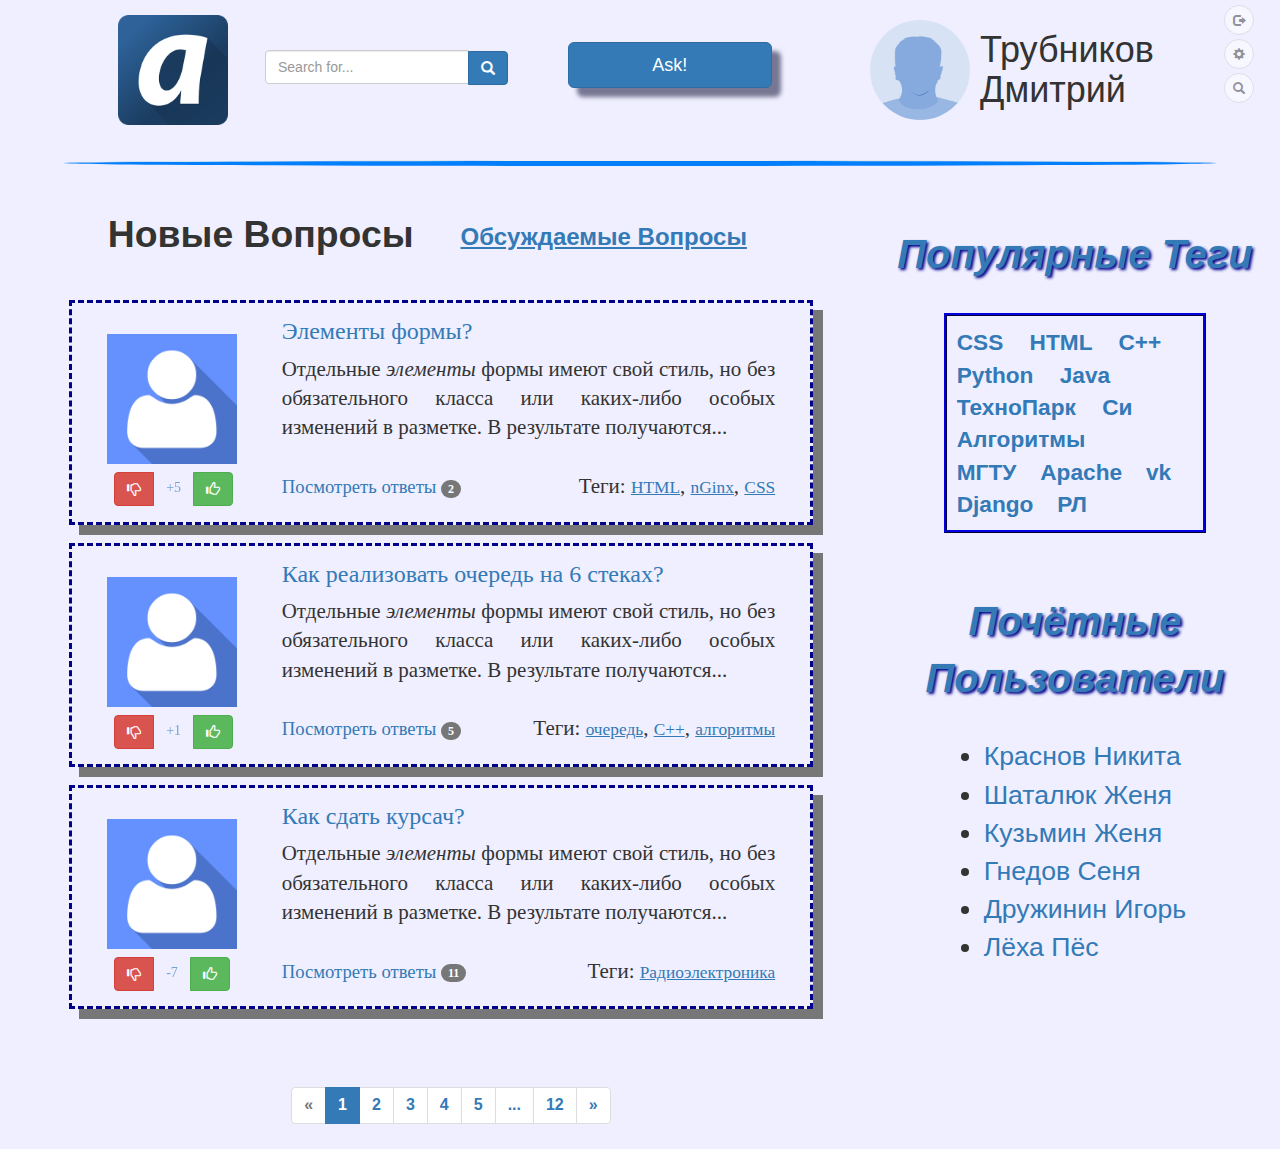
<file: index.html>
﻿<!DOCTYPE html>
<html>
<head>
	<title>AskPage</title>
	<link rel="shortcut icon" href="./img/ico.ico">
	<link rel="stylesheet" href="./bootstrap/css/bootstrap.css">
	<link rel="stylesheet" type="text/css" href="./mycss.css">
</head>

<body>
	

	<div class="nav navbar-static-top">
		<header class="row">
	<!-- ~~~~~~~~~~~~~~~~~~~~~~~~~~~~~~~~~~~~~~~~~~~~~~~~~~~~~~~~~Logo~~~~~~~~~~~~~~~~~~~~~~~~~~~~~~~~~~~~~~~~~~~~~~~~~~~~~~~~~~~~~~~~~~~~~~~~~~~~~~~~~~~ -->

			<div id="LOGO" class="navbar-brand col-md-1 col-md-offset-1">
				<a href="./index.html">
					<img src="./img/logo.png" height=110px width=110px>
				</a>
			</div>
	<!-- ~~~~~~~~~~~~~~~~~~~~~~~~~~~~~~~~~~~~~~~~~~~~~~~~~~~~~~~~Search~~~~~~~~~~~~~~~~~~~~~~~~~~~~~~~~~~~~~~~~~~~~~~~~~~~~~~~~~~~~~~~~~~~~~~~~~~~~~~~~~~ -->

			<div id="SEARCH" class="col-md-3"> 
				<form class="form-search" action="#">

	  				<div class="input-group">
	      				<input type="text" class="form-control" placeholder="Search for..." id="inp-search">
	      				<span class="input-group-btn">
	        				<button class="btn btn-primary glyphicon glyphicon-search" type="button"></button>
	      				</span>
	    			</div>

				</form>
			</div>
	<!-- ~~~~~~~~~~~~~~~~~~~~~~~~~~~~~~~~~~~~~~~~~~~~~~~~~~~~~~~~~Ask~~~~~~~~~~~~~~~~~~~~~~~~~~~~~~~~~~~~~~~~~~~~~~~~~~~~~~~~~~~~~~~~~~~~~~~~~~~~~~~~~~~~ -->
			<div id="ASK" class="col-md-3">
				<a href="./ask.html"><input class="btn btn-primary btn-lg" type="submit" value="Ask!" id="inp-search"></a>
			</div>
	<!-- ~~~~~~~~~~~~~~~~~~~~~~~~~~~~~~~~~~~~~~~~~~~~~~~~~~~~~~~~Avatar~~~~~~~~~~~~~~~~~~~~~~~~~~~~~~~~~~~~~~~~~~~~~~~~~~~~~~~~~~~~~~~~~~~~~~~~~~~~~~~~~~ -->

			<div id="AVATAR" class="col-md-4">

				<a href="settings.html"><img src="./img/noavatar.png" class="img-circle img-responsive" width=100px></a>
				<h1 id="UserName">Трубников Дмитрий</h1>

				<a href="./login.html">
					<button type="button" class="btn btn-default btn-sm n1" title="Выход">
						<span class="glyphicon glyphicon-log-out"></span>
					</button>
				</a>

				<a href="./settings.html">
					<button type="button" class="btn btn-default btn-sm n2" title="Настройки">
						<span class="glyphicon glyphicon-cog"></span>
					</button>
				</a>

				<form action="#inp-search">
					<button type="submit" class="btn btn-default btn-sm n3" title="Найти">
						<span class="glyphicon glyphicon-search"> </span>
					</button>
				</form>

			</div>
		</header>
	</div>

	<!-- ~~~~~~~~~~~~~~~~~~~~~~~~~~~~~~~~~~~~~~~~~~~~~~~~~~~~~~~~~~~~~END_HEADER~~~~~~~~~~~~~~~~~~~~~~~~~~~~~~~~~~~~~~~~~~~~~~~~~~~~~~~~~~~~~~~~~~~~~~~~~ -->
	<!-- ~~~~~~~~~~~~~~~~~~~~~~~~~~~~~~~~~~~~~~~~~~~~~~~~~~~~~~~~~~~~~~~~~~~~~~~~~~~~~~~~~~~~~~~~~~~~~~~~~~~~~~~~~~~~~~~~~~~~~~~~~~~~~~~~~~~~~~~~~~~~~~~~ -->
	<hr class="mystyle"><br>
	<!-- ~~~~~~~~~~~~~~~~~~~~~~~~~~~~~~~~~~~~~~~~~~~~~~~~~~~~~~~~~~~~~~~~~~~~~~~~~~~~~~~~~~~~~~~~~~~~~~~~~~~~~~~~~~~~~~~~~~~~~~~~~~~~~~~~~~~~~~~~~~~~~~~~ -->
	<!-- ~~~~~~~~~~~~~~~~~~~~~~~~~~~~~~~~~~~~~~~~~~~~~~~~~~~~~~~~~~~QUESTION_BLOCK~~~~~~~~~~~~~~~~~~~~~~~~~~~~~~~~~~~~~~~~~~~~~~~~~~~~~~~~~~~~~~~~~~~~~~~ -->

	<div id="main">
	<div class="container" id="question-body">
		<div class="row">

			<div class="col-md-8" id="first-block">
				<div class="row">
					<span class="col-md-6 current-question">новые вопросы</span>
					<a class="col-md-5 current-question" href="#">обсуждаемые вопросы</a>
				</div>
				<br>
	<!-- ~~~~~~~~~~~~~~~~~~~~~~~~~~~~~~~~~~~~~~~~~~~~~~~~~~~~~~~~~~~~~~~~~~1~~~~~~~~~~~~~~~~~~~~~~~~~~~~~~~~~~~~~~~~~~~~~~~~~~~~~~~~~~~~~~~~~~~~~~~~~~~~~ -->
					<div class="box-question row">
						<div class="col-md-3" id="AskingAvatar">
							<a href="#">
								<img src="./img/noimage.jpg">
							</a>
							<div style="clear: left"></div>

							<div class="btn-group btn-group-md Likes" data-toggle="buttons">
	  							<a class="btn btn-danger glyphicon glyphicon-thumbs-down"></a>
	  							<a class="btn btn disabled">+5</a> 
	  							<a class="btn btn-success glyphicon glyphicon-thumbs-up"></a>
							</div>

						</div>

						<div class="lead co col-md-9"> 
							<h3> <a href="./single.html"> Элементы формы? </a></h3> 
								Отдельные <i>элементы</i> формы имеют свой стиль, но без обязательного класса или каких-либо особых изменений в разметке. В результате получаются...
							<br> 
							<span> 
								<a style="font-size: 14pt" href="./single.html"> 
									<br> 
									Посмотреть ответы
									<span class="badge">2</span> 
								</a>
							</span>
							<span class="tags_under_question"> Теги: 
							<a class="answer_under_question" href="./tag.html">HTML</a>,
							<a class="answer_under_question" href="./tag.html">nGinx</a>,
							<a class="answer_under_question" href="./tag.html">CSS</a>
							</span>
						</div>
					</div>
	<!-- ~~~~~~~~~~~~~~~~~~~~~~~~~~~~~~~~~~~~~~~~~~~~~~~~~~~~~~~~~~~~~~~~~~2~~~~~~~~~~~~~~~~~~~~~~~~~~~~~~~~~~~~~~~~~~~~~~~~~~~~~~~~~~~~~~~~~~~~~~~~~~~~~ -->
					<div class="box-question row">
						<div class="col-md-3" id="AskingAvatar">
							<a href="#">
								<img src="./img/noimage.jpg">
							</a>
							<div style="clear: left"></div>

							<div class="btn-group btn-group-md Likes" data-toggle="buttons">
	  							<a class="btn btn-danger glyphicon glyphicon-thumbs-down"></a>
	  							<a class="btn btn disabled">+1</a> 
	  							<a class="btn btn-success glyphicon glyphicon-thumbs-up"></a>
							</div>

						</div>

						<div class="lead co col-md-9"> 
							<h3> <a href="./single.html"> Как реализовать очередь на 6 стеках? </a></h3> 
								Отдельные <i>элементы</i> формы имеют свой стиль, но без обязательного класса или каких-либо особых изменений в разметке. В результате получаются...
							<br> 

							<span> 
								<a style="font-size: 14pt" href="./single.html"> 
									<br> 
									Посмотреть ответы
									<span class="badge">5</span> 
								</a>
							</span>

							<span class="tags_under_question"> Теги: 
							<a class="answer_under_question" href="./tag.html">очередь</a>,
							<a class="answer_under_question" href="./tag.html">С++</a>,
							<a class="answer_under_question" href="./tag.html">алгоритмы</a>
							</span>
						</div>
					</div>
	<!-- ~~~~~~~~~~~~~~~~~~~~~~~~~~~~~~~~~~~~~~~~~~~~~~~~~~~~~~~~~~~~~~~~~~3~~~~~~~~~~~~~~~~~~~~~~~~~~~~~~~~~~~~~~~~~~~~~~~~~~~~~~~~~~~~~~~~~~~~~~~~~~~~~ -->
					<div class="box-question row">
						<div class="col-md-3" id="AskingAvatar">
							<a href="#">
								<img src="./img/noimage.jpg">
							</a>
							<div style="clear: left"></div>

							<div class="btn-group btn-group-md Likes" data-toggle="buttons">
	  							<a class="btn btn-danger glyphicon glyphicon-thumbs-down"></a>
	  							<a class="btn btn disabled">-7</a> 
	  							<a class="btn btn-success glyphicon glyphicon-thumbs-up"></a>
							</div>

						</div>

						<div class="lead co col-md-9"> 
							<h3> <a href="./single.html"> Как сдать курсач? </a></h3> 
								Отдельные <i>элементы</i> формы имеют свой стиль, но без обязательного класса или каких-либо особых изменений в разметке. В результате получаются...
							<br> 

							<span> 
								<a style="font-size: 14pt" href="./single.html"> 
									<br> 
									Посмотреть ответы
									<span class="badge">11</span> 
								</a>
							</span>

							<span class="tags_under_question"> Теги: <a class="answer_under_question" href="./tag.html"> Радиоэлектроника </a></span>
						</div>
					</div>

					<br><br>
					
					<div class="center-block" id="page">
						<ul class="pagination pagination-md">
				  			<li class="disabled"><span>«</span></li>
					  		<li class="active"><a href="#page">1</a></li>
						  	<li><a href="#page">2</a></li>
						  	<li><a href="#page">3</a></li>
				  			<li><a href="#page">4</a></li>
							<li><a href="#page">5</a></li>
							<li><a>...</a></li>
							<li><a href="#page">12</a></li>
				  			<li><a href="#">»</a></li>
						</ul>
					</div>
			</div>
	<!-- ~~~~~~~~~~~~~~~~~~~~~~~~~~~~~~~~~~~~~~~~~~~~~~~~~~~~~~~~~END_BLOCK_QUESTION~~~~~~~~~~~~~~~~~~~~~~~~~~~~~~~~~~~~~~~~~~~~~~~~~~~~~~~~~~~~~~~~~~~~~ -->


	<!-- ~~~~~~~~~~~~~~~~~~~~~~~~~~~~~~~~~~~~~~~~~~~~~~~~~~~~~~~~~~~~~~TEG_BLOCK~~~~~~~~~~~~~~~~~~~~~~~~~~~~~~~~~~~~~~~~~~~~~~~~~~~~~~~~~~~~~~~~~~~~~~~~~ -->


				<div class="col-md-3 col-md-offset-1 tag-tittle">

					<div>
						<p class="tag-tittle tag-tittle"><i>популярные теги</i></p>
						<br>
						<div class="tag-block center-block">
							<span><a class="Tags" href="./tag.html">CSS		</a></span> 
							<span><a class="Tags" href="./tag.html">HTML		</a></span>
							<span><a class="Tags" href="./tag.html">C++		</a></span> 
							<span><a class="Tags" href="./tag.html">Python	</a></span>
							<span><a class="Tags" href="./tag.html">Java		</a></span><br>
							<span><a class="Tags" href="https://park.mail.ru/feed/" target="_blank">ТехноПарк	</a></span>
							<span><a class="Tags" href="./tag.html">Си </a></span>
							<span><a class="Tags" href="./tag.html">Алгоритмы</a></span><br>
							<span><a class="Tags" href="./tag.html">МГТУ</a></span>
							<span><a class="Tags" href="./tag.html">Αpache</a></span>
							<span><a class="Tags" href="https://vk.com/feed" target="_blank">vk</a></span> 
							<span><a class="Tags" href="./tag.html">Django</a></span>
							<span><a class="Tags" href="./tag.html">РЛ</a></span>
						</div>
					</div>

					<br><br>

					<div>
						<p class="tag-tittle"><i>Почётные пользователи</i></p>
						<br>
							<ul class="popular-user">
								<li ><a href="#">Краснов Никита </a></li>
								<li ><a href="#">Шаталюк Женя	</a></li>
								<li ><a href="#">Кузьмин Женя	</a></li>
								<li ><a href="#">Гнедов Сеня	</a></li>
								<li ><a href="#">Дружинин Игорь	</a></li>
								<li ><a href="#">Лёха Пёс		</a></li>	
							</ul>
						<br>
					</div>
				</div>

	<!-- ~~~~~~~~~~~~~~~~~~~~~~~~~~~~~~~~~~~~~~~~~~~~~~~~~~~~~~~~~~~END_TEG_BLOCK~~~~~~~~~~~~~~~~~~~~~~~~~~~~~~~~~~~~~~~~~~~~~~~~~~~~~~~~~~~~~~~~~~~~~~~~ -->
	<!-- ~~~~~~~~~~~~~~~~~~~~~~~~~~~~~~~~~~~~~~~~~~~~~~~~~~~~~~~~~~~~~~~~~~~~~~~~~~~~~~~~~~~~~~~~~~~~~~~~~~~~~~~~~~~~~~~~~~~~~~~~~~~~~~~~~~~~~~~~~~~~~~~~ -->
			</div>
		</div>
	</div>



</body>
</html>
</file>
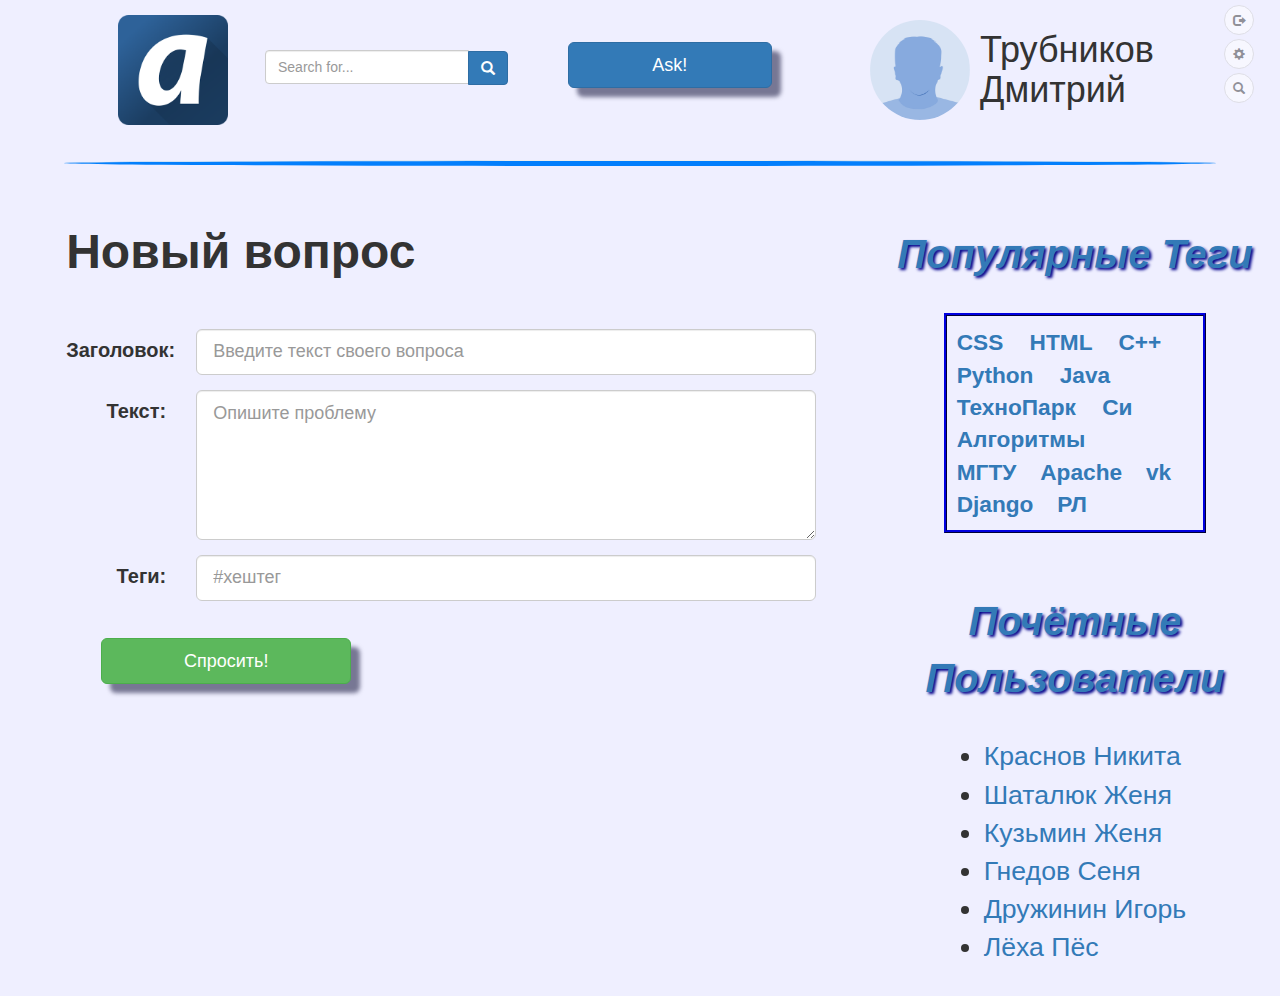
<file: ask.html>
﻿<!DOCTYPE html>
<html>
<head>
	<title>AskPage</title>
	<link rel="shortcut icon" href="./img/ico.ico">
	<link rel="stylesheet" href="./bootstrap/css/bootstrap.css">
	<link rel="stylesheet" type="text/css" href="./mycss.css">
</head>
<body>


<div class="nav navbar-static-top">
	<header class="row">
<!-- ~~~~~~~~~~~~~~~~~~~~~~~~~~~~~~~~~~~~~~~~~~~~~~~~~~~~~~~~~Logo~~~~~~~~~~~~~~~~~~~~~~~~~~~~~~~~~~~~~~~~~~~~~~~~~~~~~~~~~~~~~~~~~~~~~~~~~~~~~~~~~~~ -->

		<div id="LOGO" class="navbar-brand col-md-1 col-md-offset-1">
			<a href="./index.html">
				<img src="./img/logo.png" height=110px width=110px>
			</a>
		</div>
<!-- ~~~~~~~~~~~~~~~~~~~~~~~~~~~~~~~~~~~~~~~~~~~~~~~~~~~~~~~~Search~~~~~~~~~~~~~~~~~~~~~~~~~~~~~~~~~~~~~~~~~~~~~~~~~~~~~~~~~~~~~~~~~~~~~~~~~~~~~~~~~~ -->

		<div id="SEARCH" class="col-md-3"> 
			<form class="form-search" action="#">

  				<div class="input-group">
      				<input type="text" class="form-control" placeholder="Search for..." id="inp-search">
      				<span class="input-group-btn">
        				<button class="btn btn-primary glyphicon glyphicon-search" type="button"></button>
      				</span>
    			</div>

			</form>
		</div>
<!-- ~~~~~~~~~~~~~~~~~~~~~~~~~~~~~~~~~~~~~~~~~~~~~~~~~~~~~~~~~Ask~~~~~~~~~~~~~~~~~~~~~~~~~~~~~~~~~~~~~~~~~~~~~~~~~~~~~~~~~~~~~~~~~~~~~~~~~~~~~~~~~~~~ -->
		<div id="ASK" class="col-md-3">
			<a href="./ask.html"><input class="btn btn-primary btn-lg" type="submit" value="Ask!" id="inp-search"></a>
		</div>
<!-- ~~~~~~~~~~~~~~~~~~~~~~~~~~~~~~~~~~~~~~~~~~~~~~~~~~~~~~~~Avatar~~~~~~~~~~~~~~~~~~~~~~~~~~~~~~~~~~~~~~~~~~~~~~~~~~~~~~~~~~~~~~~~~~~~~~~~~~~~~~~~~~ -->

		<div id="AVATAR" class="col-md-4">

			<a href="settings.html">
				<img src="./img/noavatar.png" class="img-circle img-responsive" width=100px>
			</a>
			<h1 id="UserName">Трубников Дмитрий</h1>

			<a href="./login.html">
				<button type="button" class="btn btn-default btn-sm n1" title="Выход">
					<span class="glyphicon glyphicon-log-out"></span>
				</button>
			</a>

			<a href="./settings.html">
				<button type="button" class="btn btn-default btn-sm n2" title="Настройки">
					<span class="glyphicon glyphicon-cog"></span>
				</button>
			</a>

			<form action="#inp-search">
				<button type="submit" class="btn btn-default btn-sm n3" title="Найти">
					<span class="glyphicon glyphicon-search"> </span>
				</button>
			</form>

		</div>
<!-- ~~~~~~~~~~~~~~~~~~~~~~~~~~~~~~~~~~~~~~~~~~~~~~~~~~~~~~~~~~~~~~~~~~~~~~~~~~~~~~~~~~~~~~~~~~~~~~~~~~~~~~~~~~~~~~~~~~~~~~~~~~~~~~~~~~~~~~~~~~~~~~~~ -->
	</header>
</div>

<!-- ~~~~~~~~~~~~~~~~~~~~~~~~~~~~~~~~~~~~~~~~~~~~~~~~~~~~~~~~~~~~~END_HEADER~~~~~~~~~~~~~~~~~~~~~~~~~~~~~~~~~~~~~~~~~~~~~~~~~~~~~~~~~~~~~~~~~~~~~~~~~ -->
<!-- ~~~~~~~~~~~~~~~~~~~~~~~~~~~~~~~~~~~~~~~~~~~~~~~~~~~~~~~~~~~~~~~~~~~~~~~~~~~~~~~~~~~~~~~~~~~~~~~~~~~~~~~~~~~~~~~~~~~~~~~~~~~~~~~~~~~~~~~~~~~~~~~~ -->
	<hr class="mystyle"><br>
<!-- ~~~~~~~~~~~~~~~~~~~~~~~~~~~~~~~~~~~~~~~~~~~~~~~~~~~~~~~~~~~~~~~~~~~~~~~~~~~~~~~~~~~~~~~~~~~~~~~~~~~~~~~~~~~~~~~~~~~~~~~~~~~~~~~~~~~~~~~~~~~~~~~~ -->
<!-- ~~~~~~~~~~~~~~~~~~~~~~~~~~~~~~~~~~~~~~~~~~~~~~~~~~~~~~~~~~~BLOCK_QUESTION~~~~~~~~~~~~~~~~~~~~~~~~~~~~~~~~~~~~~~~~~~~~~~~~~~~~~~~~~~~~~~~~~~~~~~~ -->

<div id="main">
	<div class="container" id="question-body">
		<div class="row">

			<div class="col-md-8" id="first-block">
				<h1><b><font size="+5">Новый вопрос</font></b></h1>

				<br><br>

				<form class="form-horizontal ask-form">

					  	<div class="form-group">
					    	<label class="col-md-2 control-label">Заголовок:</label>
					    	<div class="col-md-10">
					      		<input type="text" class="form-control input-lg" placeholder="Введите текст своего вопроса">
					    	</div>
					    </div>


					    <div class="form-group">
					    	<label class="col-md-2 control-label">Текст:</label>
					   		<div class="col-md-10">
					  			<textarea class="form-control ask-text input-lg" placeholder="Опишите проблему"></textarea>
					    	</div>
						</div>

						<div class="form-group">
					    	<label class="col-md-2 control-label">Теги:</label>
					    	<div class="col-md-10">
					      		<input type="text" class="form-control input-lg" placeholder="#хештег">
					    	</div>
					    </div>

				</form>

				<div id="ASK" class="col-md-4">
					<a href="./ask_error.html"><input class="btn btn-success btn-lg ask-btn" type="submit" value="Спросить!"></a>
				</div>

			</div>
<!-- ~~~~~~~~~~~~~~~~~~~~~~~~~~~~~~~~~~~~~~~~~~~~~~~~~~~~~~~~~END_BLOCK_QUESTION~~~~~~~~~~~~~~~~~~~~~~~~~~~~~~~~~~~~~~~~~~~~~~~~~~~~~~~~~~~~~~~~~~~~~ -->
<!-- ~~~~~~~~~~~~~~~~~~~~~~~~~~~~~~~~~~~~~~~~~~~~~~~~~~~~~~~~~~~~~~TEG_BLOCK~~~~~~~~~~~~~~~~~~~~~~~~~~~~~~~~~~~~~~~~~~~~~~~~~~~~~~~~~~~~~~~~~~~~~~~~~ -->


			<div class="col-md-3 col-md-offset-1 tag-tittle">

				<div>
					<p class="tag-tittle tag-tittle"><i>популярные теги</i></p>
					<br>
					<div class="tag-block center-block">
						<span><a class="Tags" href="./tag.html">CSS		</a></span> 
						<span><a class="Tags" href="./tag.html">HTML		</a></span>
						<span><a class="Tags" href="./tag.html">C++		</a></span> 
						<span><a class="Tags" href="./tag.html">Python	</a></span>
						<span><a class="Tags" href="./tag.html">Java		</a></span><br>
						<span><a class="Tags" href="https://park.mail.ru/feed/" target="_blank">ТехноПарк	</a></span>
						<span><a class="Tags" href="./tag.html">Си </a></span>
						<span><a class="Tags" href="./tag.html">Алгоритмы</a></span><br>
						<span><a class="Tags" href="./tag.html">МГТУ</a></span>
						<span><a class="Tags" href="./tag.html">Αpache</a></span>
						<span><a class="Tags" href="https://vk.com/feed" target="_blank">vk</a></span> 
						<span><a class="Tags" href="./tag.html">Django</a></span>
						<span><a class="Tags" href="./tag.html">РЛ</a></span>
					</div>
				</div>

				<br><br>

				<div>
					<p class="tag-tittle"><i>Почётные пользователи</i></p>
					<br>
						<ul class="popular-user">
							<li ><a href="#">Краснов Никита </a></li>
							<li ><a href="#">Шаталюк Женя	</a></li>
							<li ><a href="#">Кузьмин Женя	</a></li>
							<li ><a href="#">Гнедов Сеня	</a></li>
							<li ><a href="#">Дружинин Игорь	</a></li>
							<li ><a href="#">Лёха Пёс		</a></li>	
						</ul>
					<br>
				</div>

			</div>

<!-- ~~~~~~~~~~~~~~~~~~~~~~~~~~~~~~~~~~~~~~~~~~~~~~~~~~~~~~~~~~~END_TEG_BLOCK~~~~~~~~~~~~~~~~~~~~~~~~~~~~~~~~~~~~~~~~~~~~~~~~~~~~~~~~~~~~~~~~~~~~~~~~ -->
		</div>
	</div>

</div>
</body>
</html>
</file>
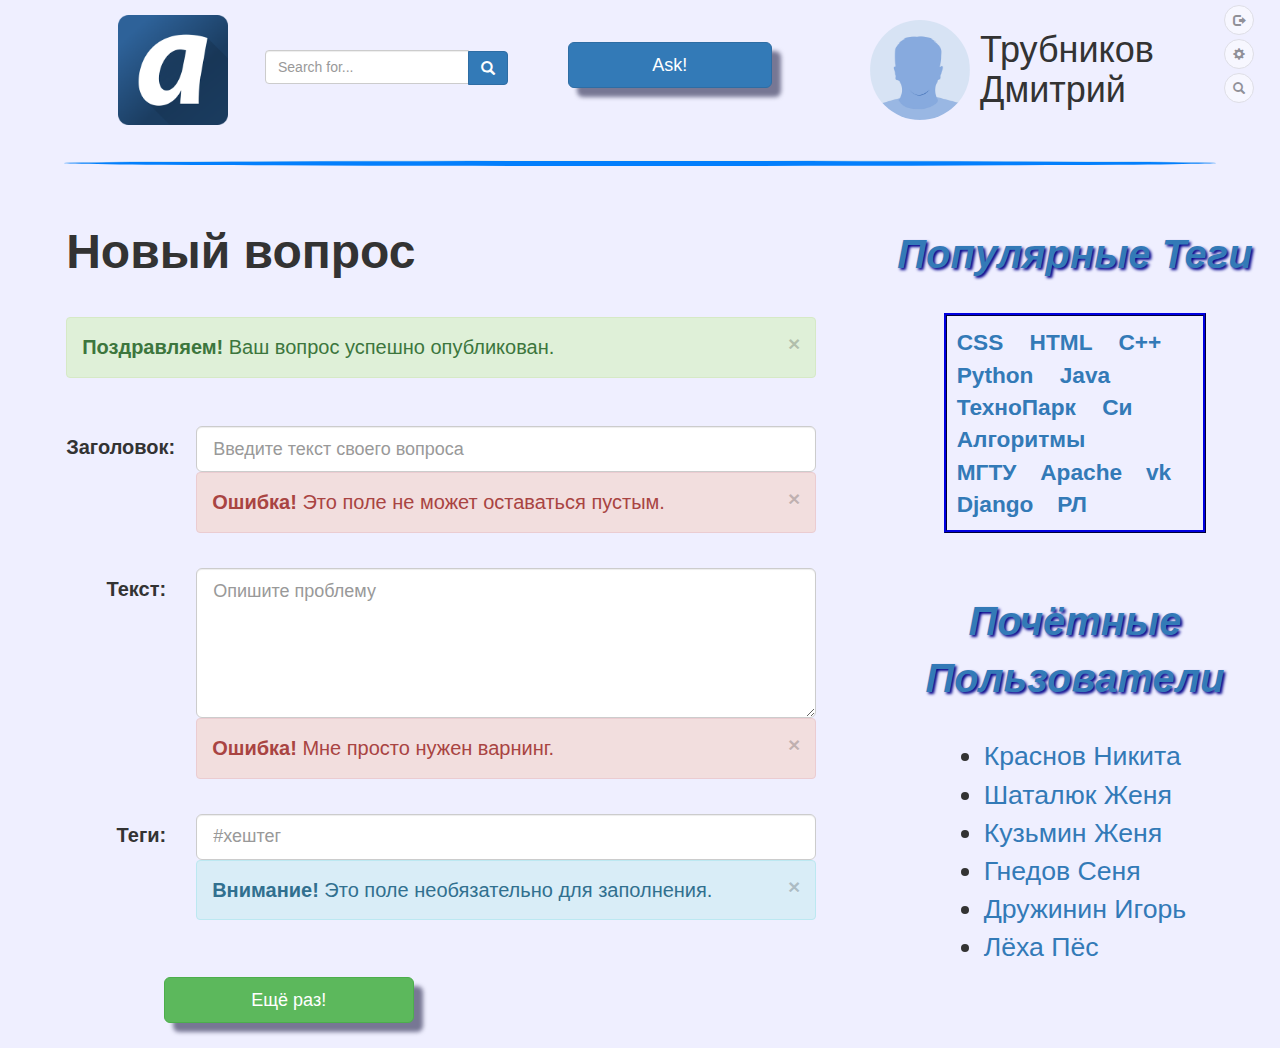
<file: ask_error.html>
﻿<!DOCTYPE html>
<html>
<head>
	<title>AskPage</title>
	<link rel="shortcut icon" href="./img/ico.ico">
	<link rel="stylesheet" href="./bootstrap/css/bootstrap.css">
	<link rel="stylesheet" type="text/css" href="./mycss.css">
</head>
<body>

<div class="nav navbar-static-top">
	<header class="row">
<!-- ~~~~~~~~~~~~~~~~~~~~~~~~~~~~~~~~~~~~~~~~~~~~~~~~~~~~~~~~~Logo~~~~~~~~~~~~~~~~~~~~~~~~~~~~~~~~~~~~~~~~~~~~~~~~~~~~~~~~~~~~~~~~~~~~~~~~~~~~~~~~~~~ -->

		<div id="LOGO" class="navbar-brand col-md-1 col-md-offset-1">
			<a href="./index.html">
				<img src="./img/logo.png" height=110px width=110px>
			</a>
		</div>
<!-- ~~~~~~~~~~~~~~~~~~~~~~~~~~~~~~~~~~~~~~~~~~~~~~~~~~~~~~~~Search~~~~~~~~~~~~~~~~~~~~~~~~~~~~~~~~~~~~~~~~~~~~~~~~~~~~~~~~~~~~~~~~~~~~~~~~~~~~~~~~~~ -->

		<div id="SEARCH" class="col-md-3"> 
			<form class="form-search" action="#">

  				<div class="input-group">
      				<input type="text" class="form-control" placeholder="Search for..." id="inp-search">
      				<span class="input-group-btn">
        				<button class="btn btn-primary glyphicon glyphicon-search" type="button"></button>
      				</span>
    			</div>

			</form>
		</div>
<!-- ~~~~~~~~~~~~~~~~~~~~~~~~~~~~~~~~~~~~~~~~~~~~~~~~~~~~~~~~~Ask~~~~~~~~~~~~~~~~~~~~~~~~~~~~~~~~~~~~~~~~~~~~~~~~~~~~~~~~~~~~~~~~~~~~~~~~~~~~~~~~~~~~ -->
		<div id="ASK" class="col-md-3">
			<a href="./ask.html"><input class="btn btn-primary btn-lg" type="submit" value="Ask!" id="inp-search"></a>
		</div>
<!-- ~~~~~~~~~~~~~~~~~~~~~~~~~~~~~~~~~~~~~~~~~~~~~~~~~~~~~~~~Avatar~~~~~~~~~~~~~~~~~~~~~~~~~~~~~~~~~~~~~~~~~~~~~~~~~~~~~~~~~~~~~~~~~~~~~~~~~~~~~~~~~~ -->

		<div id="AVATAR" class="col-md-4">

			<a href="settings.html"><img src="./img/noavatar.png" class="img-circle img-responsive" width=100px></a>
			<h1 id="UserName">Трубников Дмитрий</h1>

			<a href="./login.html">
				<button type="button" class="btn btn-default btn-sm n1" title="Выход">
					<span class="glyphicon glyphicon-log-out"></span>
				</button>
			</a>

			<a href="./settings.html">
				<button type="button" class="btn btn-default btn-sm n2" title="Настройки">
					<span class="glyphicon glyphicon-cog"></span>
				</button>
			</a>

			<form action="#inp-search">
				<button type="submit" class="btn btn-default btn-sm n3" title="Найти">
					<span class="glyphicon glyphicon-search"> </span>
				</button>
			</form>

		</div>
<!-- ~~~~~~~~~~~~~~~~~~~~~~~~~~~~~~~~~~~~~~~~~~~~~~~~~~~~~~~~~~~~~~~~~~~~~~~~~~~~~~~~~~~~~~~~~~~~~~~~~~~~~~~~~~~~~~~~~~~~~~~~~~~~~~~~~~~~~~~~~~~~~~~~ -->
	</header>
</div>

<!-- ~~~~~~~~~~~~~~~~~~~~~~~~~~~~~~~~~~~~~~~~~~~~~~~~~~~~~~~~~~~~~END_HEADER~~~~~~~~~~~~~~~~~~~~~~~~~~~~~~~~~~~~~~~~~~~~~~~~~~~~~~~~~~~~~~~~~~~~~~~~~ -->
<!-- ~~~~~~~~~~~~~~~~~~~~~~~~~~~~~~~~~~~~~~~~~~~~~~~~~~~~~~~~~~~~~~~~~~~~~~~~~~~~~~~~~~~~~~~~~~~~~~~~~~~~~~~~~~~~~~~~~~~~~~~~~~~~~~~~~~~~~~~~~~~~~~~~ -->
	<hr class="mystyle"><br>
<!-- ~~~~~~~~~~~~~~~~~~~~~~~~~~~~~~~~~~~~~~~~~~~~~~~~~~~~~~~~~~~~~~~~~~~~~~~~~~~~~~~~~~~~~~~~~~~~~~~~~~~~~~~~~~~~~~~~~~~~~~~~~~~~~~~~~~~~~~~~~~~~~~~~ -->
<!-- ~~~~~~~~~~~~~~~~~~~~~~~~~~~~~~~~~~~~~~~~~~~~~~~~~~~~~~~~~~~BLOCK_QUESTION~~~~~~~~~~~~~~~~~~~~~~~~~~~~~~~~~~~~~~~~~~~~~~~~~~~~~~~~~~~~~~~~~~~~~~~ -->
<div id="main">

	<div class="container" id="question-body">
		<div class="row">

			<div class="col-md-8" id="first-block">
				<h1><b><font size="+5">Новый вопрос</font></b></h1>

				

				<form class="form-horizontal ask-form">


					<br>
					<div class="alert alert-success">
						<button class="close">×</button>
						<strong>Поздравляем!</strong> Ваш вопрос успешно опубликован.
					</div>
					<br>
			
					  	<div class="form-group">
					    	<label class="col-md-2 control-label">Заголовок:</label>
					    	<div class="col-md-10">
					      		<input type="text" class="form-control input-lg" placeholder="Введите текст своего вопроса">
					      		<div class="alert alert-danger">
									<button class="close">×</button>
									<strong>Ошибка!</strong> Это поле не может оставаться пустым.
								</div>
					    	</div>
					    </div>
					   


					    <div class="form-group">
					    	<label class="col-md-2 control-label">Текст:</label>
					   		<div class="col-md-10">
					  			<textarea class="form-control ask-text input-lg" placeholder="Опишите проблему"></textarea>
					  			<div class="alert alert-danger">
									<button class="close">×</button>
									<strong>Ошибка!</strong> Мне просто нужен варнинг.
								</div>
					    	</div>
						</div>

						<div class="form-group">
					    	<label class="col-md-2 control-label">Теги:</label>
					    	<div class="col-md-10">
					      		<input type="text" class="form-control input-lg" placeholder="#хештег">
					      		<div class="alert alert-info">
									<button class="close">×</button>
									<strong>Внимание!</strong> Это поле необязательно для заполнения.
								</div>
					    	</div>
					    </div>

					    <div id="ASK" class="col-md-4 col-md-offset-1">
							<a href="./ask.html"><input class="btn btn-success btn-lg ask-btn" type="submit" value="Ещё раз!"></a>
						</div>

				</form>

			</div>
<!-- ~~~~~~~~~~~~~~~~~~~~~~~~~~~~~~~~~~~~~~~~~~~~~~~~~~~~~~~~~END_BLOCK_QUESTION~~~~~~~~~~~~~~~~~~~~~~~~~~~~~~~~~~~~~~~~~~~~~~~~~~~~~~~~~~~~~~~~~~~~~ -->
<!-- ~~~~~~~~~~~~~~~~~~~~~~~~~~~~~~~~~~~~~~~~~~~~~~~~~~~~~~~~~~~~~~TEG_BLOCK~~~~~~~~~~~~~~~~~~~~~~~~~~~~~~~~~~~~~~~~~~~~~~~~~~~~~~~~~~~~~~~~~~~~~~~~~ -->


			<div class="col-md-3 col-md-offset-1 tag-tittle">

				<div>
					<p class="tag-tittle tag-tittle"><i>популярные теги</i></p>
					<br>
					<div class="tag-block center-block">
						<span><a class="Tags" href="./tag.html">CSS		</a></span> 
						<span><a class="Tags" href="./tag.html">HTML		</a></span>
						<span><a class="Tags" href="./tag.html">C++		</a></span> 
						<span><a class="Tags" href="./tag.html">Python	</a></span>
						<span><a class="Tags" href="./tag.html">Java		</a></span><br>
						<span><a class="Tags" href="https://park.mail.ru/feed/" target="_blank">ТехноПарк	</a></span>
						<span><a class="Tags" href="./tag.html">Си </a></span>
						<span><a class="Tags" href="./tag.html">Алгоритмы</a></span><br>
						<span><a class="Tags" href="./tag.html">МГТУ</a></span>
						<span><a class="Tags" href="./tag.html">Αpache</a></span>
						<span><a class="Tags" href="https://vk.com/feed" target="_blank">vk</a></span> 
						<span><a class="Tags" href="./tag.html">Django</a></span>
						<span><a class="Tags" href="./tag.html">РЛ</a></span>
					</div>
				</div>

				<br><br>

				<div>
					<p class="tag-tittle"><i>Почётные пользователи</i></p>
					<br>
						<ul class="popular-user">
							<li ><a href="#">Краснов Никита </a></li>
							<li ><a href="#">Шаталюк Женя	</a></li>
							<li ><a href="#">Кузьмин Женя	</a></li>
							<li ><a href="#">Гнедов Сеня	</a></li>
							<li ><a href="#">Дружинин Игорь	</a></li>
							<li ><a href="#">Лёха Пёс		</a></li>	
						</ul>
					<br>
				</div>

			</div>

<!-- ~~~~~~~~~~~~~~~~~~~~~~~~~~~~~~~~~~~~~~~~~~~~~~~~~~~~~~~~~~~END_TEG_BLOCK~~~~~~~~~~~~~~~~~~~~~~~~~~~~~~~~~~~~~~~~~~~~~~~~~~~~~~~~~~~~~~~~~~~~~~~~ -->
		</div>
	</div>

</div>
</body>
</html>
</file>
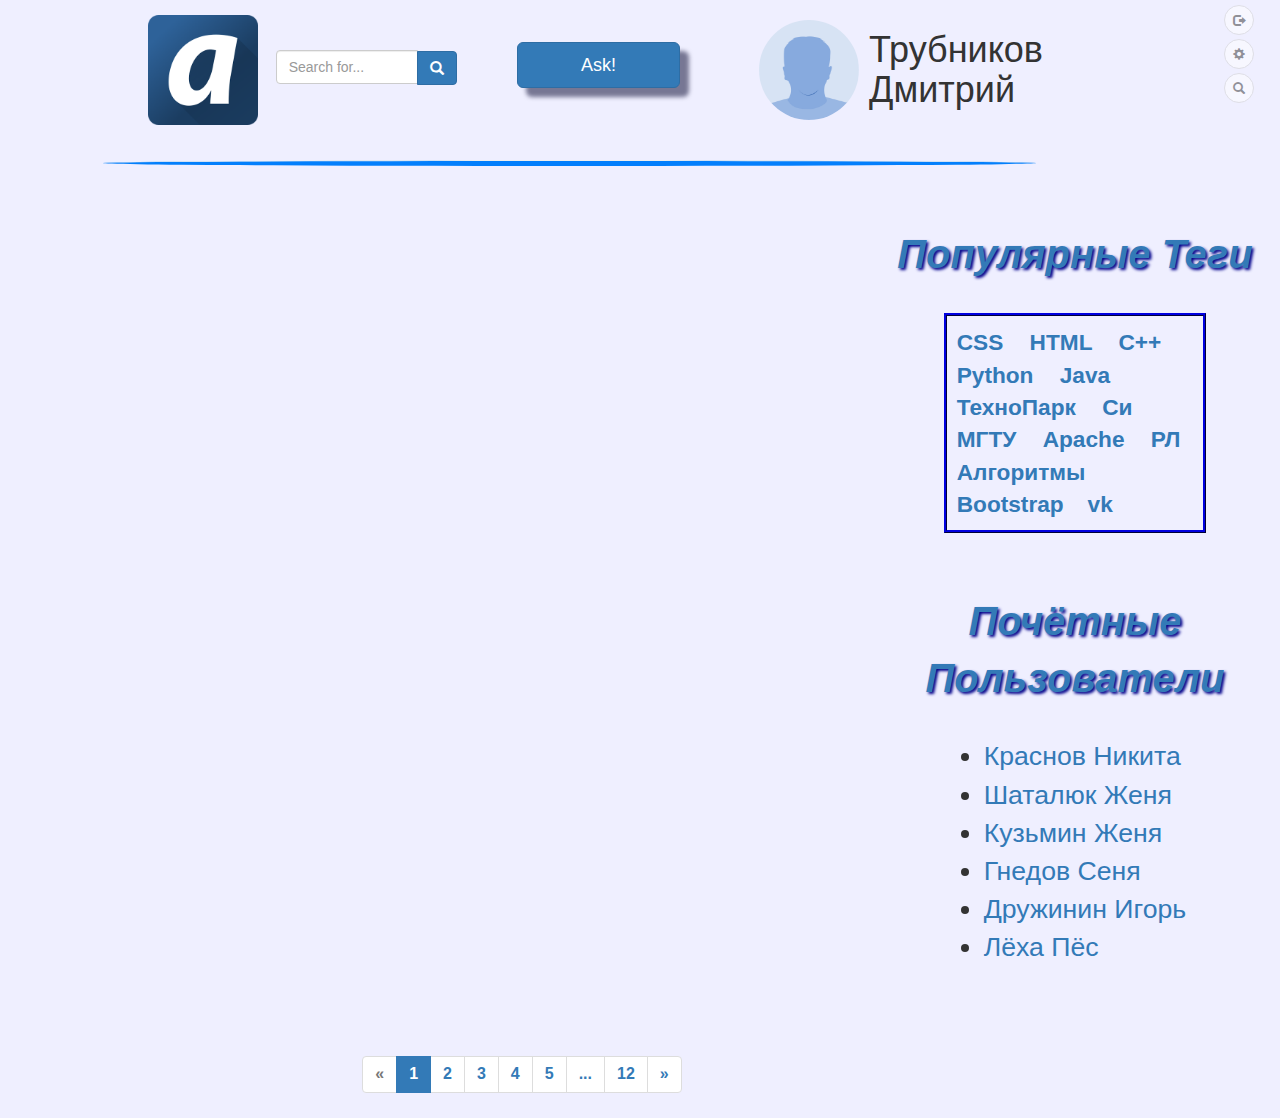
<file: base.html>
﻿<!DOCTYPE html>
<html>
<head>
	<title>AskPage</title>
	<link rel="shortcut icon" href="./img/ico.ico">
	<link rel="stylesheet" href="./bootstrap/css/bootstrap.css">
	<link rel="stylesheet" type="text/css" href="./mycss.css">
</head>
<body>
<div id="main">

<div class="nav navbar-static-top">
	<header class="row">
<!-- ~~~~~~~~~~~~~~~~~~~~~~~~~~~~~~~~~~~~~~~~~~~~~~~~~~~~~~~~~Logo~~~~~~~~~~~~~~~~~~~~~~~~~~~~~~~~~~~~~~~~~~~~~~~~~~~~~~~~~~~~~~~~~~~~~~~~~~~~~~~~~~~ -->

		<div id="LOGO" class="navbar-brand col-md-1 col-md-offset-1">
			<a href="./index.html">
			<img src="./img/logo.png" height=110px width=110px>
			</a>
		</div>
<!-- ~~~~~~~~~~~~~~~~~~~~~~~~~~~~~~~~~~~~~~~~~~~~~~~~~~~~~~~~Search~~~~~~~~~~~~~~~~~~~~~~~~~~~~~~~~~~~~~~~~~~~~~~~~~~~~~~~~~~~~~~~~~~~~~~~~~~~~~~~~~~ -->

		<div id="SEARCH" class="col-md-3"> 
			<form class="form-search" action="#">

  				<div class="input-group">
      				<input type="text" class="form-control" placeholder="Search for..." id="inp-search">
      				<span class="input-group-btn">
        				<button class="btn btn-primary glyphicon glyphicon-search" type="button"></button>
      				</span>
    			</div>

			</form>
		</div>
<!-- ~~~~~~~~~~~~~~~~~~~~~~~~~~~~~~~~~~~~~~~~~~~~~~~~~~~~~~~~~Ask~~~~~~~~~~~~~~~~~~~~~~~~~~~~~~~~~~~~~~~~~~~~~~~~~~~~~~~~~~~~~~~~~~~~~~~~~~~~~~~~~~~~ -->
		<div id="ASK" class="col-md-3">
			<a href="./ask.html"><input class="btn btn-primary btn-lg" type="submit" value="Ask!" id="inp-search"></a>
		</div>
<!-- ~~~~~~~~~~~~~~~~~~~~~~~~~~~~~~~~~~~~~~~~~~~~~~~~~~~~~~~~Avatar~~~~~~~~~~~~~~~~~~~~~~~~~~~~~~~~~~~~~~~~~~~~~~~~~~~~~~~~~~~~~~~~~~~~~~~~~~~~~~~~~~ -->

		<div id="AVATAR" class="col-md-4">

			<img src="./img/noavatar.png" class="img-circle img-responsive" width=100px>
			<h1 id="UserName">Трубников Дмитрий</h1>

			<form action="#">
				<button type="button" class="btn btn-default btn-sm n1" title="Выход">
					<span class="glyphicon glyphicon-log-out"></span>
				</button>
			</form>

			<form action="#">
				<button type="button" class="btn btn-default btn-sm n2" title="Настройки">
					<span class="glyphicon glyphicon-cog"></span>
				</button>
			</form>

			<form action="#inp-search">
				<button type="submit" class="btn btn-default btn-sm n3" title="Найти">
					<span class="glyphicon glyphicon-search"> </span>
				</button>
			</form>

		</div>
	</header>
</div>

<!-- ~~~~~~~~~~~~~~~~~~~~~~~~~~~~~~~~~~~~~~~~~~~~~~~~~~~~~~~~~~~~~END_HEADER~~~~~~~~~~~~~~~~~~~~~~~~~~~~~~~~~~~~~~~~~~~~~~~~~~~~~~~~~~~~~~~~~~~~~~~~~ -->
<!-- ~~~~~~~~~~~~~~~~~~~~~~~~~~~~~~~~~~~~~~~~~~~~~~~~~~~~~~~~~~~~~~~~~~~~~~~~~~~~~~~~~~~~~~~~~~~~~~~~~~~~~~~~~~~~~~~~~~~~~~~~~~~~~~~~~~~~~~~~~~~~~~~~ -->
	<hr class="mystyle"><br>
<!-- ~~~~~~~~~~~~~~~~~~~~~~~~~~~~~~~~~~~~~~~~~~~~~~~~~~~~~~~~~~~~~~~~~~~~~~~~~~~~~~~~~~~~~~~~~~~~~~~~~~~~~~~~~~~~~~~~~~~~~~~~~~~~~~~~~~~~~~~~~~~~~~~~ -->
<!-- ~~~~~~~~~~~~~~~~~~~~~~~~~~~~~~~~~~~~~~~~~~~~~~~~~~~~~~~~~~~QUESTION_BLOCK~~~~~~~~~~~~~~~~~~~~~~~~~~~~~~~~~~~~~~~~~~~~~~~~~~~~~~~~~~~~~~~~~~~~~~~ -->


	<div class="container" id="question-body">
		<div class="row">

			<div class="col-md-8" id="first-block">
			</div>

<!-- ~~~~~~~~~~~~~~~~~~~~~~~~~~~~~~~~~~~~~~~~~~~~~~~~~~~~~~~~~~~~~~TEG_BLOCK~~~~~~~~~~~~~~~~~~~~~~~~~~~~~~~~~~~~~~~~~~~~~~~~~~~~~~~~~~~~~~~~~~~~~~~~~ -->

			<div class="col-md-3 col-md-offset-1 tag-tittle">

				<div>
					<p class="tag-tittle tag-tittle"><i>популярные теги</i></p>
					<br>
					<div class="tag-block center-block">
						<span><a class="Tags" href="#">CSS		</a></span> 
						<span><a class="Tags" href="#">HTML		</a></span>
						<span><a class="Tags" href="#">C++		</a></span> 
						<span><a class="Tags" href="#">Python	</a></span>
						<span><a class="Tags" href="#">Java		</a></span><br>
						<span><a class="Tags" href="https://park.mail.ru/feed/" target="_blank">ТехноПарк	</a></span>
						<span><a class="Tags" href="#">Си		</a></span>
						<span><a class="Tags" href="https://webvpn.bmstu.ru/" target="_blank">	МГТУ		</a></span>
						<span><a class="Tags" href="#">Αpache	</a></span>
						<span><a class="Tags" href="#">РЛ		</a></span>
						<span><a class="Tags" href="#">Алгоритмы</a></span><br>
						<span><a class="Tags" href="http://bootstrap-ru.com/203/base_css.php" target="_blank">Bootstrap</a></span>
						<span><a class="Tags" href="https://vk.com/feed" target="_blank">		vk			</a></span> 
					</div>
				</div>

				<br><br>

				<div>
					<p class="tag-tittle"><i>Почётные пользователи</i></p>
					<br>
						<ul class="popular-user">
							<li ><a href="#">Краснов Никита </a></li>
							<li ><a href="#">Шаталюк Женя	</a></li>
							<li ><a href="#">Кузьмин Женя	</a></li>
							<li ><a href="#">Гнедов Сеня	</a></li>
							<li ><a href="#">Дружинин Игорь	</a></li>
							<li ><a href="#">Лёха Пёс		</a></li>	
						</ul>
					<br>
				</div>
			</div>

<!-- ~~~~~~~~~~~~~~~~~~~~~~~~~~~~~~~~~~~~~~~~~~~~~~~~~~~~~~~~~~~END_TEG_BLOCK~~~~~~~~~~~~~~~~~~~~~~~~~~~~~~~~~~~~~~~~~~~~~~~~~~~~~~~~~~~~~~~~~~~~~~~~ -->
<!-- ~~~~~~~~~~~~~~~~~~~~~~~~~~~~~~~~~~~~~~~~~~~~~~~~~~~~~~~~~~~~~~~~~~~~~~~~~~~~~~~~~~~~~~~~~~~~~~~~~~~~~~~~~~~~~~~~~~~~~~~~~~~~~~~~~~~~~~~~~~~~~~~~ -->
		</div>
	</div>
<!-- ~~~~~~~~~~~~~~~~~~~~~~~~~~~~~~~~~~~~~~~~~~~~~~~~~~~~~~~~~~~~~PAGINATION~~~~~~~~~~~~~~~~~~~~~~~~~~~~~~~~~~~~~~~~~~~~~~~~~~~~~~~~~~~~~~~~~~~~~~~~~ -->

	<br><br>
	<div class="center-block" id="page">
		<ul class="pagination pagination-md">
  			<li class="disabled"><span>«</span></li>
	  		<li class="active"><a href="#page">1</a></li>
		  	<li><a href="#page">2</a></li>
		  	<li><a href="#page">3</a></li>
  			<li><a href="#page">4</a></li>
			<li><a href="#page">5</a></li>
			<li><a>...</a></li>
			<li><a href="#page">12</a></li>
  			<li><a href="#">»</a></li>
		</ul>
	</div>

</div>
</body>
</html>
</file>
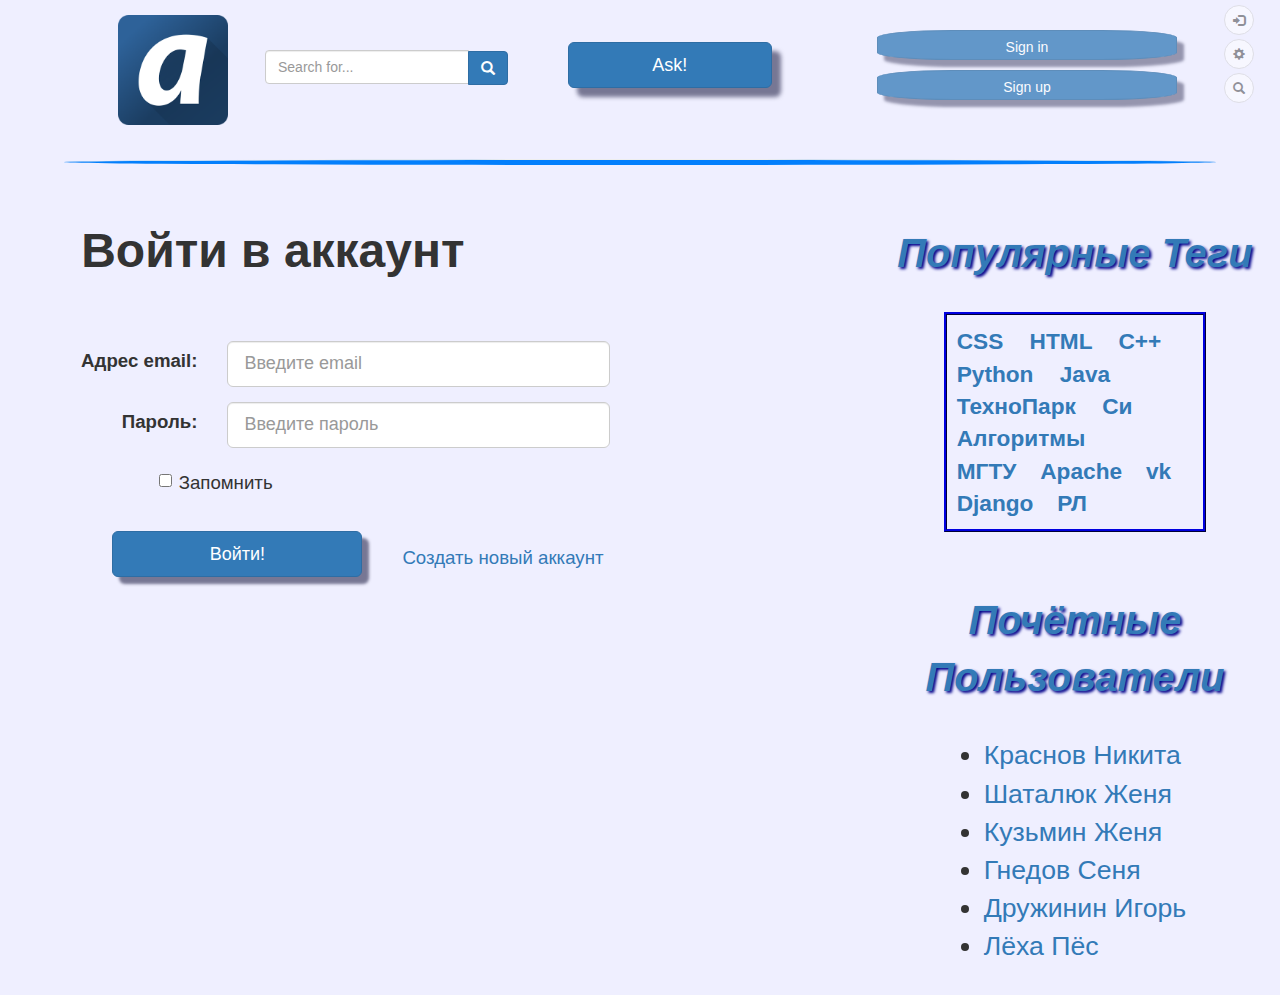
<file: login.html>
﻿<!DOCTYPE html>
<html>
<head>
	<title>AskPage</title>
	<link rel="shortcut icon" href="./img/ico.ico">
	<link rel="stylesheet" href="./bootstrap/css/bootstrap.css">
	<link rel="stylesheet" type="text/css" href="./mycss.css">
</head>
<body>

<div class="nav navbar-static-top">
	<header class="row">
<!-- ~~~~~~~~~~~~~~~~~~~~~~~~~~~~~~~~~~~~~~~~~~~~~~~~~~~~~~~~~Logo~~~~~~~~~~~~~~~~~~~~~~~~~~~~~~~~~~~~~~~~~~~~~~~~~~~~~~~~~~~~~~~~~~~~~~~~~~~~~~~~~~~ -->

		<div id="LOGO" class="navbar-brand col-md-1 col-md-offset-1">
			<a href="./index.html">
			<img src="./img/logo.png" height=110px width=110px>
			</a>
		</div>
<!-- ~~~~~~~~~~~~~~~~~~~~~~~~~~~~~~~~~~~~~~~~~~~~~~~~~~~~~~~~Search~~~~~~~~~~~~~~~~~~~~~~~~~~~~~~~~~~~~~~~~~~~~~~~~~~~~~~~~~~~~~~~~~~~~~~~~~~~~~~~~~~ -->

		<div id="SEARCH" class="col-md-3"> 
			<form class="form-search" action="#">

  				<div class="input-group">
      				<input type="text" class="form-control" placeholder="Search for..." id="inp-search">
      				<span class="input-group-btn">
        				<button class="btn btn-primary glyphicon glyphicon-search" type="button"></button>
      				</span>
    			</div>

			</form>
		</div>
<!-- ~~~~~~~~~~~~~~~~~~~~~~~~~~~~~~~~~~~~~~~~~~~~~~~~~~~~~~~~~Ask~~~~~~~~~~~~~~~~~~~~~~~~~~~~~~~~~~~~~~~~~~~~~~~~~~~~~~~~~~~~~~~~~~~~~~~~~~~~~~~~~~~~ -->
		<div id="ASK" class="col-md-3">
			<a href="./ask.html"><input class="btn btn-primary btn-lg" type="submit" value="Ask!" id="inp-search"></a>
		</div>
<!-- ~~~~~~~~~~~~~~~~~~~~~~~~~~~~~~~~~~~~~~~~~~~~~~~~~~~~~~~~Avatar~~~~~~~~~~~~~~~~~~~~~~~~~~~~~~~~~~~~~~~~~~~~~~~~~~~~~~~~~~~~~~~~~~~~~~~~~~~~~~~~~~ -->

		<div id="AVATAR" class="col-md-4">

			<div class="btn-group-vertical">
				<a href="./login.html"><button type="button" class="btn btn-primary ask-btn reg-log">Sign in</button></a>
				<a href="./reg.html"><button type="button" class="btn btn-primary ask-btn reg-log">Sign up</button></a>
			</div>

			<a href="./login.html">
				<button type="button" class="btn btn-default btn-sm n1" title="Выход">
					<span class="glyphicon glyphicon-log-in"></span>
				</button>
			</a>

			<a href="./settings.html">
				<button type="button" class="btn btn-default btn-sm n2" title="Настройки">
					<span class="glyphicon glyphicon-cog"></span>
				</button>
			</a>

			<form action="#inp-search">
				<button type="submit" class="btn btn-default btn-sm n3" title="Найти">
					<span class="glyphicon glyphicon-search"> </span>
				</button>
			</form>

		</div>
<!-- ~~~~~~~~~~~~~~~~~~~~~~~~~~~~~~~~~~~~~~~~~~~~~~~~~~~~~~~~~~~~~~~~~~~~~~~~~~~~~~~~~~~~~~~~~~~~~~~~~~~~~~~~~~~~~~~~~~~~~~~~~~~~~~~~~~~~~~~~~~~~~~~~ -->
	</header>
</div>

<!-- ~~~~~~~~~~~~~~~~~~~~~~~~~~~~~~~~~~~~~~~~~~~~~~~~~~~~~~~~~~~~~END_HEADER~~~~~~~~~~~~~~~~~~~~~~~~~~~~~~~~~~~~~~~~~~~~~~~~~~~~~~~~~~~~~~~~~~~~~~~~~ -->
<!-- ~~~~~~~~~~~~~~~~~~~~~~~~~~~~~~~~~~~~~~~~~~~~~~~~~~~~~~~~~~~~~~~~~~~~~~~~~~~~~~~~~~~~~~~~~~~~~~~~~~~~~~~~~~~~~~~~~~~~~~~~~~~~~~~~~~~~~~~~~~~~~~~~ -->
	<hr class="mystyle"><br>
<!-- ~~~~~~~~~~~~~~~~~~~~~~~~~~~~~~~~~~~~~~~~~~~~~~~~~~~~~~~~~~~~~~~~~~~~~~~~~~~~~~~~~~~~~~~~~~~~~~~~~~~~~~~~~~~~~~~~~~~~~~~~~~~~~~~~~~~~~~~~~~~~~~~~ -->
<!-- ~~~~~~~~~~~~~~~~~~~~~~~~~~~~~~~~~~~~~~~~~~~~~~~~~~~~~~~~~~~BLOCK_QUESTION~~~~~~~~~~~~~~~~~~~~~~~~~~~~~~~~~~~~~~~~~~~~~~~~~~~~~~~~~~~~~~~~~~~~~~~ -->

<div id="main">
	<div class="container" id="question-body">
		<div class="row">

			<div class="col-md-8" id="first-block">

				<h1 class="col-md-9">
					<font size="+4">
						<b>Войти в аккаунт</b>
						<br><br>
					</font>
				</h1>


				<form class="form-horizontal log-form" action="./login_error.html">


				  	<div class="form-group">
						<label class="col-md-3 control-label">Адрес email:</label>
				    	<div class="col-md-6">
				      		<input type="email" class="form-control input-lg" required="required" placeholder="Введите email"  maxlength="30">
				    	</div>
				  	</div>
				  
				  	<div class="form-group">
				    	<label class="col-md-3 control-label">Пароль:</label>
				    	<div class="col-md-6">
				      		<input type="password" class="form-control input-lg" required="required" placeholder="Введите пароль" maxlength="40">
				    	</div>
				  	</div>

				  	<div class="form-group">
				    	<div class="col-md-offset-2 col-md-2">
				      		<div class="checkbox">
				        		<label>
				        			<input type="checkbox"> Запомнить
				        		</label>
				      		</div>
				    	</div>
				  	</div>


				  	<div class="col-md-2 col-md-offset-1">
						<a><input class="btn btn-primary btn-lg ask-btn" type="submit" value="Войти!"></a>
					</div>


					<span class="col-md-5 col-md-offset-2 create_new_acc">
						<a href="./reg.html"><br> Создать новый аккаунт</a>
					</span>

				</form>



			</div>
<!-- ~~~~~~~~~~~~~~~~~~~~~~~~~~~~~~~~~~~~~~~~~~~~~~~~~~~~~~~~~END_BLOCK_QUESTION~~~~~~~~~~~~~~~~~~~~~~~~~~~~~~~~~~~~~~~~~~~~~~~~~~~~~~~~~~~~~~~~~~~~~ -->
<!-- ~~~~~~~~~~~~~~~~~~~~~~~~~~~~~~~~~~~~~~~~~~~~~~~~~~~~~~~~~~~~~~TEG_BLOCK~~~~~~~~~~~~~~~~~~~~~~~~~~~~~~~~~~~~~~~~~~~~~~~~~~~~~~~~~~~~~~~~~~~~~~~~~ -->


			<div class="col-md-3 col-md-offset-1 tag-tittle">

				<div>
					<p class="tag-tittle tag-tittle"><i>популярные теги</i></p>
					<br>
					<div class="tag-block center-block">
						<span><a class="Tags" href="./tag.html">CSS		</a></span> 
						<span><a class="Tags" href="./tag.html">HTML		</a></span>
						<span><a class="Tags" href="./tag.html">C++		</a></span> 
						<span><a class="Tags" href="./tag.html">Python	</a></span>
						<span><a class="Tags" href="./tag.html">Java		</a></span><br>
						<span><a class="Tags" href="https://park.mail.ru/feed/" target="_blank">ТехноПарк	</a></span>
						<span><a class="Tags" href="./tag.html">Си </a></span>
						<span><a class="Tags" href="./tag.html">Алгоритмы</a></span><br>
						<span><a class="Tags" href="./tag.html">МГТУ</a></span>
						<span><a class="Tags" href="./tag.html">Αpache</a></span>
						<span><a class="Tags" href="https://vk.com/feed" target="_blank">vk</a></span> 
						<span><a class="Tags" href="./tag.html">Django</a></span>
						<span><a class="Tags" href="./tag.html">РЛ</a></span>
					</div>
				</div>

				<br><br>

				<div>
					<p class="tag-tittle"><i>Почётные пользователи</i></p>
					<br>
						<ul class="popular-user">
							<li ><a href="#">Краснов Никита </a></li>
							<li ><a href="#">Шаталюк Женя	</a></li>
							<li ><a href="#">Кузьмин Женя	</a></li>
							<li ><a href="#">Гнедов Сеня	</a></li>
							<li ><a href="#">Дружинин Игорь	</a></li>
							<li ><a href="#">Лёха Пёс		</a></li>	
						</ul>
					<br>
				</div>

			</div>

<!-- ~~~~~~~~~~~~~~~~~~~~~~~~~~~~~~~~~~~~~~~~~~~~~~~~~~~~~~~~~~~END_TEG_BLOCK~~~~~~~~~~~~~~~~~~~~~~~~~~~~~~~~~~~~~~~~~~~~~~~~~~~~~~~~~~~~~~~~~~~~~~~~ -->
<!-- ~~~~~~~~~~~~~~~~~~~~~~~~~~~~~~~~~~~~~~~~~~~~~~~~~~~~~~~~~~~~~~~~~~~~~~~~~~~~~~~~~~~~~~~~~~~~~~~~~~~~~~~~~~~~~~~~~~~~~~~~~~~~~~~~~~~~~~~~~~~~~~~~ -->
		</div>
	</div>
<!-- ~~~~~~~~~~~~~~~~~~~~~~~~~~~~~~~~~~~~~~~~~~~~~~~~~~~~~~~~~~~~~PAGINATION~~~~~~~~~~~~~~~~~~~~~~~~~~~~~~~~~~~~~~~~~~~~~~~~~~~~~~~~~~~~~~~~~~~~~~~~~ -->


</div>
</body>
</html>
</file>
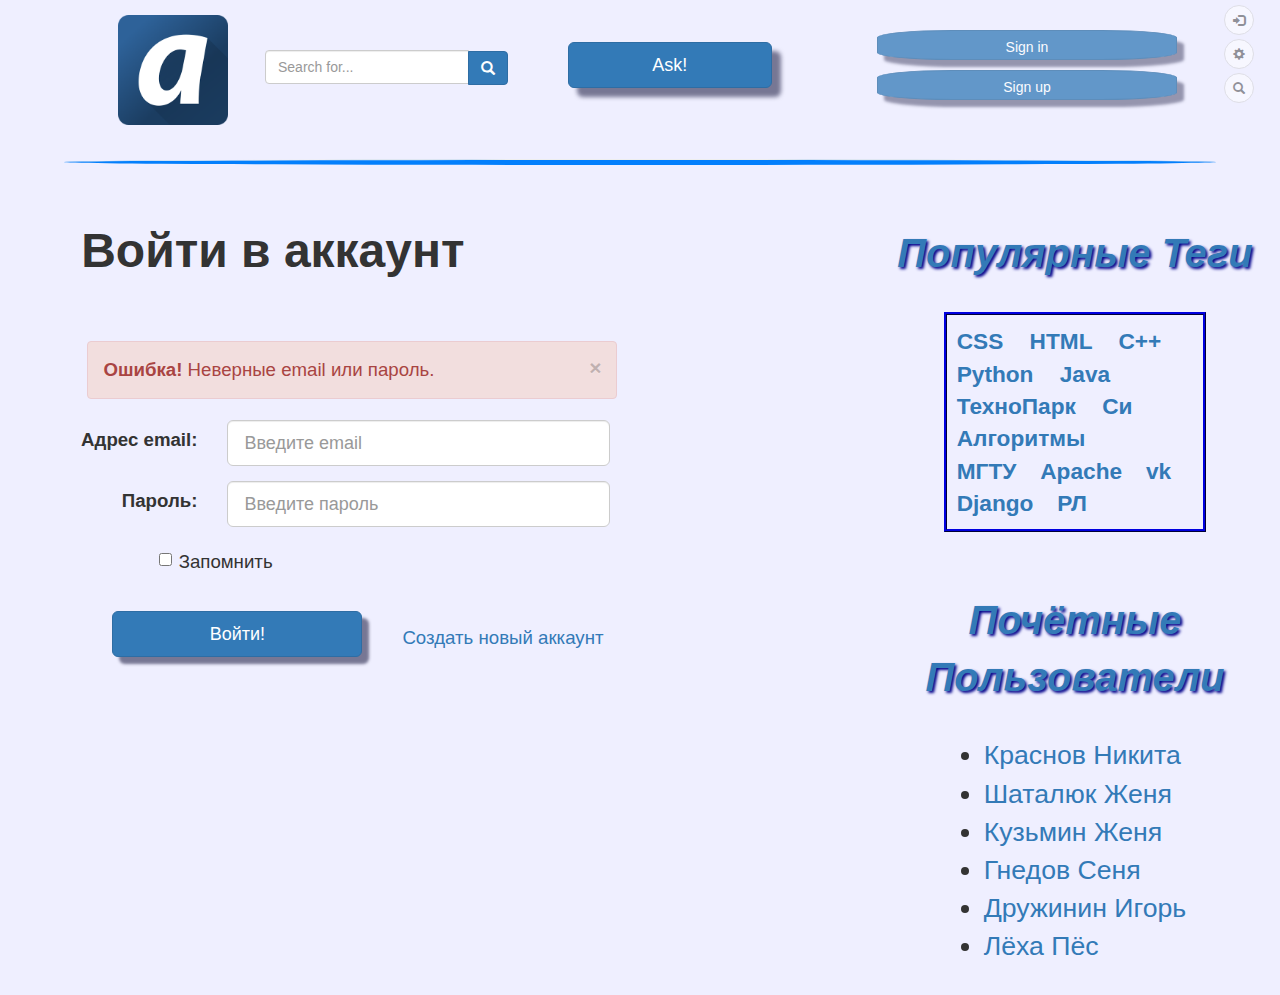
<file: login_error.html>
﻿<!DOCTYPE html>
<html>
<head>
	<title>AskPage</title>
	<link rel="shortcut icon" href="./img/ico.ico">
	<link rel="stylesheet" href="./bootstrap/css/bootstrap.css">
	<link rel="stylesheet" type="text/css" href="./mycss.css">
</head>
<body>

<div class="nav navbar-static-top">
	<header class="row">
<!-- ~~~~~~~~~~~~~~~~~~~~~~~~~~~~~~~~~~~~~~~~~~~~~~~~~~~~~~~~~Logo~~~~~~~~~~~~~~~~~~~~~~~~~~~~~~~~~~~~~~~~~~~~~~~~~~~~~~~~~~~~~~~~~~~~~~~~~~~~~~~~~~~ -->

		<div id="LOGO" class="navbar-brand col-md-1 col-md-offset-1">
			<a href="./index.html">
			<img src="./img/logo.png" height=110px width=110px>
			</a>
		</div>
<!-- ~~~~~~~~~~~~~~~~~~~~~~~~~~~~~~~~~~~~~~~~~~~~~~~~~~~~~~~~Search~~~~~~~~~~~~~~~~~~~~~~~~~~~~~~~~~~~~~~~~~~~~~~~~~~~~~~~~~~~~~~~~~~~~~~~~~~~~~~~~~~ -->

		<div id="SEARCH" class="col-md-3"> 
			<form class="form-search" action="#">

  				<div class="input-group">
      				<input type="text" class="form-control" placeholder="Search for..." id="inp-search">
      				<span class="input-group-btn">
        				<button class="btn btn-primary glyphicon glyphicon-search" type="button"></button>
      				</span>
    			</div>

			</form>
		</div>
<!-- ~~~~~~~~~~~~~~~~~~~~~~~~~~~~~~~~~~~~~~~~~~~~~~~~~~~~~~~~~Ask~~~~~~~~~~~~~~~~~~~~~~~~~~~~~~~~~~~~~~~~~~~~~~~~~~~~~~~~~~~~~~~~~~~~~~~~~~~~~~~~~~~~ -->
		<div id="ASK" class="col-md-3">
			<a href="./ask.html"><input class="btn btn-primary btn-lg" type="submit" value="Ask!" id="inp-search"></a>
		</div>
<!-- ~~~~~~~~~~~~~~~~~~~~~~~~~~~~~~~~~~~~~~~~~~~~~~~~~~~~~~~~Avatar~~~~~~~~~~~~~~~~~~~~~~~~~~~~~~~~~~~~~~~~~~~~~~~~~~~~~~~~~~~~~~~~~~~~~~~~~~~~~~~~~~ -->

		<div id="AVATAR" class="col-md-4">

			<div class="btn-group-vertical">
				<a href="./login.html"><button type="button" class="btn btn-primary ask-btn reg-log">Sign in</button></a>
				<a href="./reg.html"><button type="button" class="btn btn-primary ask-btn reg-log">Sign up</button></a>
			</div>

			<a href="./login.html">
				<button type="button" class="btn btn-default btn-sm n1" title="Выход">
					<span class="glyphicon glyphicon-log-in"></span>
				</button>
			</a>

			<a href="./settings.html">
				<button type="button" class="btn btn-default btn-sm n2" title="Настройки">
					<span class="glyphicon glyphicon-cog"></span>
				</button>
			</a>

			<form action="#inp-search">
				<button type="submit" class="btn btn-default btn-sm n3" title="Найти">
					<span class="glyphicon glyphicon-search"> </span>
				</button>
			</form>

		</div>
<!-- ~~~~~~~~~~~~~~~~~~~~~~~~~~~~~~~~~~~~~~~~~~~~~~~~~~~~~~~~~~~~~~~~~~~~~~~~~~~~~~~~~~~~~~~~~~~~~~~~~~~~~~~~~~~~~~~~~~~~~~~~~~~~~~~~~~~~~~~~~~~~~~~~ -->
	</header>
</div>

<!-- ~~~~~~~~~~~~~~~~~~~~~~~~~~~~~~~~~~~~~~~~~~~~~~~~~~~~~~~~~~~~~END_HEADER~~~~~~~~~~~~~~~~~~~~~~~~~~~~~~~~~~~~~~~~~~~~~~~~~~~~~~~~~~~~~~~~~~~~~~~~~ -->
<!-- ~~~~~~~~~~~~~~~~~~~~~~~~~~~~~~~~~~~~~~~~~~~~~~~~~~~~~~~~~~~~~~~~~~~~~~~~~~~~~~~~~~~~~~~~~~~~~~~~~~~~~~~~~~~~~~~~~~~~~~~~~~~~~~~~~~~~~~~~~~~~~~~~ -->
	<hr class="mystyle"><br>
<!-- ~~~~~~~~~~~~~~~~~~~~~~~~~~~~~~~~~~~~~~~~~~~~~~~~~~~~~~~~~~~~~~~~~~~~~~~~~~~~~~~~~~~~~~~~~~~~~~~~~~~~~~~~~~~~~~~~~~~~~~~~~~~~~~~~~~~~~~~~~~~~~~~~ -->
<!-- ~~~~~~~~~~~~~~~~~~~~~~~~~~~~~~~~~~~~~~~~~~~~~~~~~~~~~~~~~~~BLOCK_QUESTION~~~~~~~~~~~~~~~~~~~~~~~~~~~~~~~~~~~~~~~~~~~~~~~~~~~~~~~~~~~~~~~~~~~~~~~ -->

<div id="main">
	<div class="container" id="question-body">
		<div class="row">

			<div class="col-md-8" id="first-block">

				<h1 class="col-md-9">
					<font size="+4">
						<b>Войти в аккаунт</b>
						<br><br>
					</font>
				</h1>


				<form class="form-horizontal log-form" action="./login_error.html">

					<div class="alert alert-danger col-md-8 col-md-offset-1">
						<button class="close">×</button>
						<strong>Ошибка!</strong> Неверныe email или пароль.
					</div>

					<div class="col-md-10"></div>

				  	<div class="form-group">
						<label class="col-md-3 control-label">Адрес email:</label>
				    	<div class="col-md-6">
				      		<input type="email" class="form-control input-lg" required="required" placeholder="Введите email"  maxlength="30">
				    	</div>
				  	</div>
				  
				  	<div class="form-group">
				    	<label class="col-md-3 control-label">Пароль:</label>
				    	<div class="col-md-6">
				      		<input type="password" class="form-control input-lg" required="required" placeholder="Введите пароль"  maxlength="40">
				    	</div>
				  	</div>

				  	<div class="form-group">
				    	<div class="col-md-offset-2 col-md-2">
				      		<div class="checkbox">
				        		<label>
				        			<input type="checkbox"> Запомнить
				        		</label>
				      		</div>
				    	</div>
				  	</div>


				  	<div class="col-md-2 col-md-offset-1">
						<a><input class="btn btn-primary btn-lg ask-btn" type="submit" value="Войти!"></a>
					</div>


					<span class="col-md-5 col-md-offset-2 create_new_acc">
						<a href="./reg.html"><br> Создать новый аккаунт</a>
					</span>

				</form>



			</div>
<!-- ~~~~~~~~~~~~~~~~~~~~~~~~~~~~~~~~~~~~~~~~~~~~~~~~~~~~~~~~~END_BLOCK_QUESTION~~~~~~~~~~~~~~~~~~~~~~~~~~~~~~~~~~~~~~~~~~~~~~~~~~~~~~~~~~~~~~~~~~~~~ -->
<!-- ~~~~~~~~~~~~~~~~~~~~~~~~~~~~~~~~~~~~~~~~~~~~~~~~~~~~~~~~~~~~~~TEG_BLOCK~~~~~~~~~~~~~~~~~~~~~~~~~~~~~~~~~~~~~~~~~~~~~~~~~~~~~~~~~~~~~~~~~~~~~~~~~ -->


			<div class="col-md-3 col-md-offset-1 tag-tittle">

				<div>
					<p class="tag-tittle tag-tittle"><i>популярные теги</i></p>
					<br>
					<div class="tag-block center-block">
						<span><a class="Tags" href="./tag.html">CSS		</a></span> 
						<span><a class="Tags" href="./tag.html">HTML		</a></span>
						<span><a class="Tags" href="./tag.html">C++		</a></span> 
						<span><a class="Tags" href="./tag.html">Python	</a></span>
						<span><a class="Tags" href="./tag.html">Java		</a></span><br>
						<span><a class="Tags" href="https://park.mail.ru/feed/" target="_blank">ТехноПарк	</a></span>
						<span><a class="Tags" href="./tag.html">Си </a></span>
						<span><a class="Tags" href="./tag.html">Алгоритмы</a></span><br>
						<span><a class="Tags" href="./tag.html">МГТУ</a></span>
						<span><a class="Tags" href="./tag.html">Αpache</a></span>
						<span><a class="Tags" href="https://vk.com/feed" target="_blank">vk</a></span> 
						<span><a class="Tags" href="./tag.html">Django</a></span>
						<span><a class="Tags" href="./tag.html">РЛ</a></span>
					</div>
				</div>

				<br><br>

				<div>
					<p class="tag-tittle"><i>Почётные пользователи</i></p>
					<br>
						<ul class="popular-user">
							<li ><a href="#">Краснов Никита </a></li>
							<li ><a href="#">Шаталюк Женя	</a></li>
							<li ><a href="#">Кузьмин Женя	</a></li>
							<li ><a href="#">Гнедов Сеня	</a></li>
							<li ><a href="#">Дружинин Игорь	</a></li>
							<li ><a href="#">Лёха Пёс		</a></li>	
						</ul>
					<br>
				</div>

			</div>

<!-- ~~~~~~~~~~~~~~~~~~~~~~~~~~~~~~~~~~~~~~~~~~~~~~~~~~~~~~~~~~~END_TEG_BLOCK~~~~~~~~~~~~~~~~~~~~~~~~~~~~~~~~~~~~~~~~~~~~~~~~~~~~~~~~~~~~~~~~~~~~~~~~ -->
		</div>
	</div>

</div>
</body>
</html>
</file>
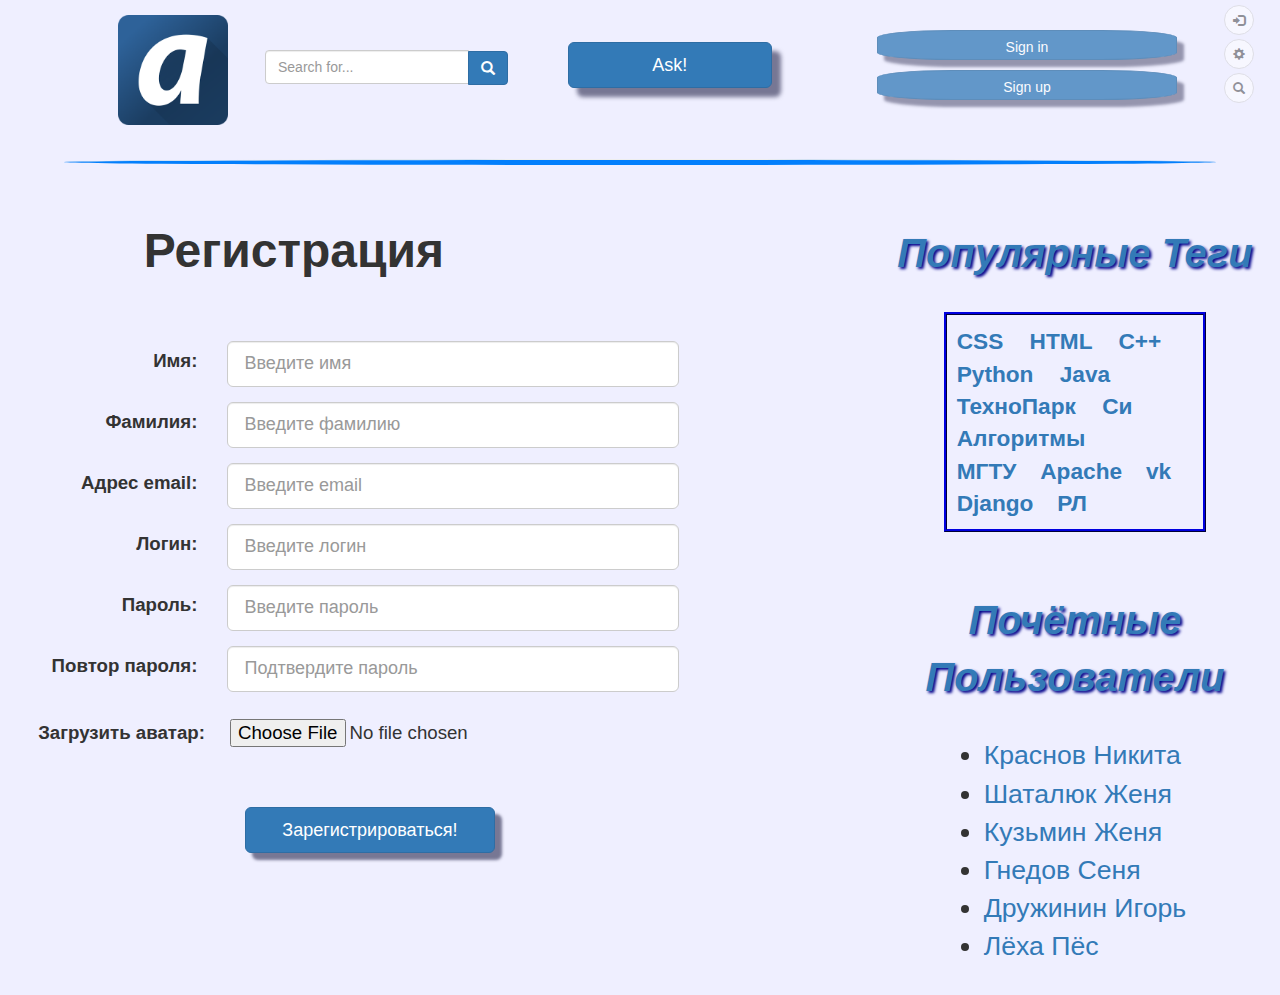
<file: reg.html>
﻿<!DOCTYPE html>
<html>
<head>
	<title>AskPage</title>
	<link rel="shortcut icon" href="./img/ico.ico">
	<link rel="stylesheet" href="./bootstrap/css/bootstrap.css">
	<link rel="stylesheet" type="text/css" href="./mycss.css">
</head>
<body>


<div class="nav navbar-static-top">
	<header class="row">
<!-- ~~~~~~~~~~~~~~~~~~~~~~~~~~~~~~~~~~~~~~~~~~~~~~~~~~~~~~~~~Logo~~~~~~~~~~~~~~~~~~~~~~~~~~~~~~~~~~~~~~~~~~~~~~~~~~~~~~~~~~~~~~~~~~~~~~~~~~~~~~~~~~~ -->

		<div id="LOGO" class="navbar-brand col-md-1 col-md-offset-1">
			<a href="./index.html">
			<img src="./img/logo.png" height=110px width=110px>
			</a>
		</div>
<!-- ~~~~~~~~~~~~~~~~~~~~~~~~~~~~~~~~~~~~~~~~~~~~~~~~~~~~~~~~Search~~~~~~~~~~~~~~~~~~~~~~~~~~~~~~~~~~~~~~~~~~~~~~~~~~~~~~~~~~~~~~~~~~~~~~~~~~~~~~~~~~ -->

		<div id="SEARCH" class="col-md-3"> 
			<form class="form-search" action="#">

  				<div class="input-group">
      				<input type="text" class="form-control" placeholder="Search for..." id="inp-search">
      				<span class="input-group-btn">
        				<button class="btn btn-primary glyphicon glyphicon-search" type="button"></button>
      				</span>
    			</div>

			</form>
		</div>
<!-- ~~~~~~~~~~~~~~~~~~~~~~~~~~~~~~~~~~~~~~~~~~~~~~~~~~~~~~~~~Ask~~~~~~~~~~~~~~~~~~~~~~~~~~~~~~~~~~~~~~~~~~~~~~~~~~~~~~~~~~~~~~~~~~~~~~~~~~~~~~~~~~~~ -->
		<div id="ASK" class="col-md-3">
			<a href="./ask.html"><input class="btn btn-primary btn-lg" type="submit" value="Ask!" id="inp-search"></a>
		</div>
<!-- ~~~~~~~~~~~~~~~~~~~~~~~~~~~~~~~~~~~~~~~~~~~~~~~~~~~~~~~~Avatar~~~~~~~~~~~~~~~~~~~~~~~~~~~~~~~~~~~~~~~~~~~~~~~~~~~~~~~~~~~~~~~~~~~~~~~~~~~~~~~~~~ -->

		<div id="AVATAR" class="col-md-4">

			<div class="btn-group-vertical">
				<a href="./login.html"><button type="button" class="btn btn-primary ask-btn reg-log">Sign in</button></a>
				<a href="./reg.html"><button type="button" class="btn btn-primary ask-btn reg-log">Sign up</button></a>
			</div>

			<a href="./login.html">
				<button type="button" class="btn btn-default btn-sm n1" title="Выход">
					<span class="glyphicon glyphicon-log-in"></span>
				</button>
			</a>

			<a href="./settings.html">
				<button type="button" class="btn btn-default btn-sm n2" title="Настройки">
					<span class="glyphicon glyphicon-cog"></span>
				</button>
			</a>

			<form action="#inp-search">
				<button type="submit" class="btn btn-default btn-sm n3" title="Найти">
					<span class="glyphicon glyphicon-search"> </span>
				</button>
			</form>

		</div>
<!-- ~~~~~~~~~~~~~~~~~~~~~~~~~~~~~~~~~~~~~~~~~~~~~~~~~~~~~~~~~~~~~~~~~~~~~~~~~~~~~~~~~~~~~~~~~~~~~~~~~~~~~~~~~~~~~~~~~~~~~~~~~~~~~~~~~~~~~~~~~~~~~~~~ -->
	</header>
</div>

<!-- ~~~~~~~~~~~~~~~~~~~~~~~~~~~~~~~~~~~~~~~~~~~~~~~~~~~~~~~~~~~~~END_HEADER~~~~~~~~~~~~~~~~~~~~~~~~~~~~~~~~~~~~~~~~~~~~~~~~~~~~~~~~~~~~~~~~~~~~~~~~~ -->
<!-- ~~~~~~~~~~~~~~~~~~~~~~~~~~~~~~~~~~~~~~~~~~~~~~~~~~~~~~~~~~~~~~~~~~~~~~~~~~~~~~~~~~~~~~~~~~~~~~~~~~~~~~~~~~~~~~~~~~~~~~~~~~~~~~~~~~~~~~~~~~~~~~~~ -->
	<hr class="mystyle"><br>
<!-- ~~~~~~~~~~~~~~~~~~~~~~~~~~~~~~~~~~~~~~~~~~~~~~~~~~~~~~~~~~~~~~~~~~~~~~~~~~~~~~~~~~~~~~~~~~~~~~~~~~~~~~~~~~~~~~~~~~~~~~~~~~~~~~~~~~~~~~~~~~~~~~~~ -->
<!-- ~~~~~~~~~~~~~~~~~~~~~~~~~~~~~~~~~~~~~~~~~~~~~~~~~~~~~~~~~~~BLOCK_QUESTION~~~~~~~~~~~~~~~~~~~~~~~~~~~~~~~~~~~~~~~~~~~~~~~~~~~~~~~~~~~~~~~~~~~~~~~ -->

<div id="main">
	<div class="container" id="question-body">
		<div class="row">

			<div class="col-md-8" id="first-block">

				<h1 class="col-md-9 col-md-offset-1">
					<font size="+4">
						<b>Регистрация</b>
						<br><br>
					</font>
				</h1>


				<form class="form-horizontal log-form" action="./reg_error.html">


				  	<div class="form-group">
				    	<label class="col-md-3 control-label">Имя:</label>
				    	<div class="col-md-7">
				      		<input type="name" class="form-control input-lg" required="required" placeholder="Введите имя" maxlength="30">
				    	</div>
				  	</div>

				  	<div class="form-group">
				    	<label class="col-md-3 control-label">Фамилия:</label>
				    	<div class="col-md-7">
				      		<input type="name" class="form-control input-lg" required="required" placeholder="Введите фамилию" maxlength="30">
				    	</div>
				  	</div>

				  	<div class="form-group">
						<label class="col-md-3 control-label">Адрес email:</label>
				    	<div class="col-md-7">
				      		<input type="email" class="form-control input-lg" required="required" placeholder="Введите email" maxlength="35">
				    	</div>
				  	</div>
				  
				  	<div class="form-group">
				    	<label class="col-md-3 control-label">Логин:</label>
				    	<div class="col-md-7">
				      		<input type="name" class="form-control input-lg" required="required" placeholder="Введите логин" maxlength="25">
				    	</div>
				  	</div>

				  	<div class="form-group">
				    	<label class="col-md-3 control-label">Пароль:</label>
				    	<div class="col-md-7">
				      		<input type="password" class="form-control input-lg" required="required" placeholder="Введите пароль" maxlength="40">
				    	</div>
				  	</div>

				  	<div class="form-group">
				    	<label class="col-md-3 control-label">Повтор пароля:</label>
				    	<div class="col-md-7">
				      		<input type="password" class="form-control input-lg" required="required" placeholder="Подтвердите пароль" maxlength="40">
				    	</div>
				  	</div>

				  	<div class="form-group file_form">
				    	<label class="col-md-3 control-label">Загрузить аватар:</label>
				    	<div class="col-md-7 file_form">
				      		<input type="file">
				    	</div>
				  	</div>

				  	<div class="col-md-2 col-md-offset-3">
						<a><input class="btn btn-primary btn-lg ask-btn" type="submit" value="Зарегистрироваться!"></a>
					</div>

				</form>



			</div>
<!-- ~~~~~~~~~~~~~~~~~~~~~~~~~~~~~~~~~~~~~~~~~~~~~~~~~~~~~~~~~END_BLOCK_QUESTION~~~~~~~~~~~~~~~~~~~~~~~~~~~~~~~~~~~~~~~~~~~~~~~~~~~~~~~~~~~~~~~~~~~~~ -->
<!-- ~~~~~~~~~~~~~~~~~~~~~~~~~~~~~~~~~~~~~~~~~~~~~~~~~~~~~~~~~~~~~~TEG_BLOCK~~~~~~~~~~~~~~~~~~~~~~~~~~~~~~~~~~~~~~~~~~~~~~~~~~~~~~~~~~~~~~~~~~~~~~~~~ -->


			<div class="col-md-3 col-md-offset-1 tag-tittle">

				<div>
					<p class="tag-tittle tag-tittle"><i>популярные теги</i></p>
					<br>
					<div class="tag-block center-block">
						<span><a class="Tags" href="./tag.html">CSS		</a></span> 
						<span><a class="Tags" href="./tag.html">HTML		</a></span>
						<span><a class="Tags" href="./tag.html">C++		</a></span> 
						<span><a class="Tags" href="./tag.html">Python	</a></span>
						<span><a class="Tags" href="./tag.html">Java		</a></span><br>
						<span><a class="Tags" href="https://park.mail.ru/feed/" target="_blank">ТехноПарк	</a></span>
						<span><a class="Tags" href="./tag.html">Си </a></span>
						<span><a class="Tags" href="./tag.html">Алгоритмы</a></span><br>
						<span><a class="Tags" href="./tag.html">МГТУ</a></span>
						<span><a class="Tags" href="./tag.html">Αpache</a></span>
						<span><a class="Tags" href="https://vk.com/feed" target="_blank">vk</a></span> 
						<span><a class="Tags" href="./tag.html">Django</a></span>
						<span><a class="Tags" href="./tag.html">РЛ</a></span>
					</div>
				</div>

				<br><br>

				<div>
					<p class="tag-tittle"><i>Почётные пользователи</i></p>
					<br>
						<ul class="popular-user">
							<li ><a href="#">Краснов Никита </a></li>
							<li ><a href="#">Шаталюк Женя	</a></li>
							<li ><a href="#">Кузьмин Женя	</a></li>
							<li ><a href="#">Гнедов Сеня	</a></li>
							<li ><a href="#">Дружинин Игорь	</a></li>
							<li ><a href="#">Лёха Пёс		</a></li>	
						</ul>
					<br>
				</div>

			</div>

<!-- ~~~~~~~~~~~~~~~~~~~~~~~~~~~~~~~~~~~~~~~~~~~~~~~~~~~~~~~~~~~END_TEG_BLOCK~~~~~~~~~~~~~~~~~~~~~~~~~~~~~~~~~~~~~~~~~~~~~~~~~~~~~~~~~~~~~~~~~~~~~~~~ -->
<!-- ~~~~~~~~~~~~~~~~~~~~~~~~~~~~~~~~~~~~~~~~~~~~~~~~~~~~~~~~~~~~~~~~~~~~~~~~~~~~~~~~~~~~~~~~~~~~~~~~~~~~~~~~~~~~~~~~~~~~~~~~~~~~~~~~~~~~~~~~~~~~~~~~ -->
		</div>
	</div>
<!-- ~~~~~~~~~~~~~~~~~~~~~~~~~~~~~~~~~~~~~~~~~~~~~~~~~~~~~~~~~~~~~PAGINATION~~~~~~~~~~~~~~~~~~~~~~~~~~~~~~~~~~~~~~~~~~~~~~~~~~~~~~~~~~~~~~~~~~~~~~~~~ -->


</div>
</body>
</html>
</file>
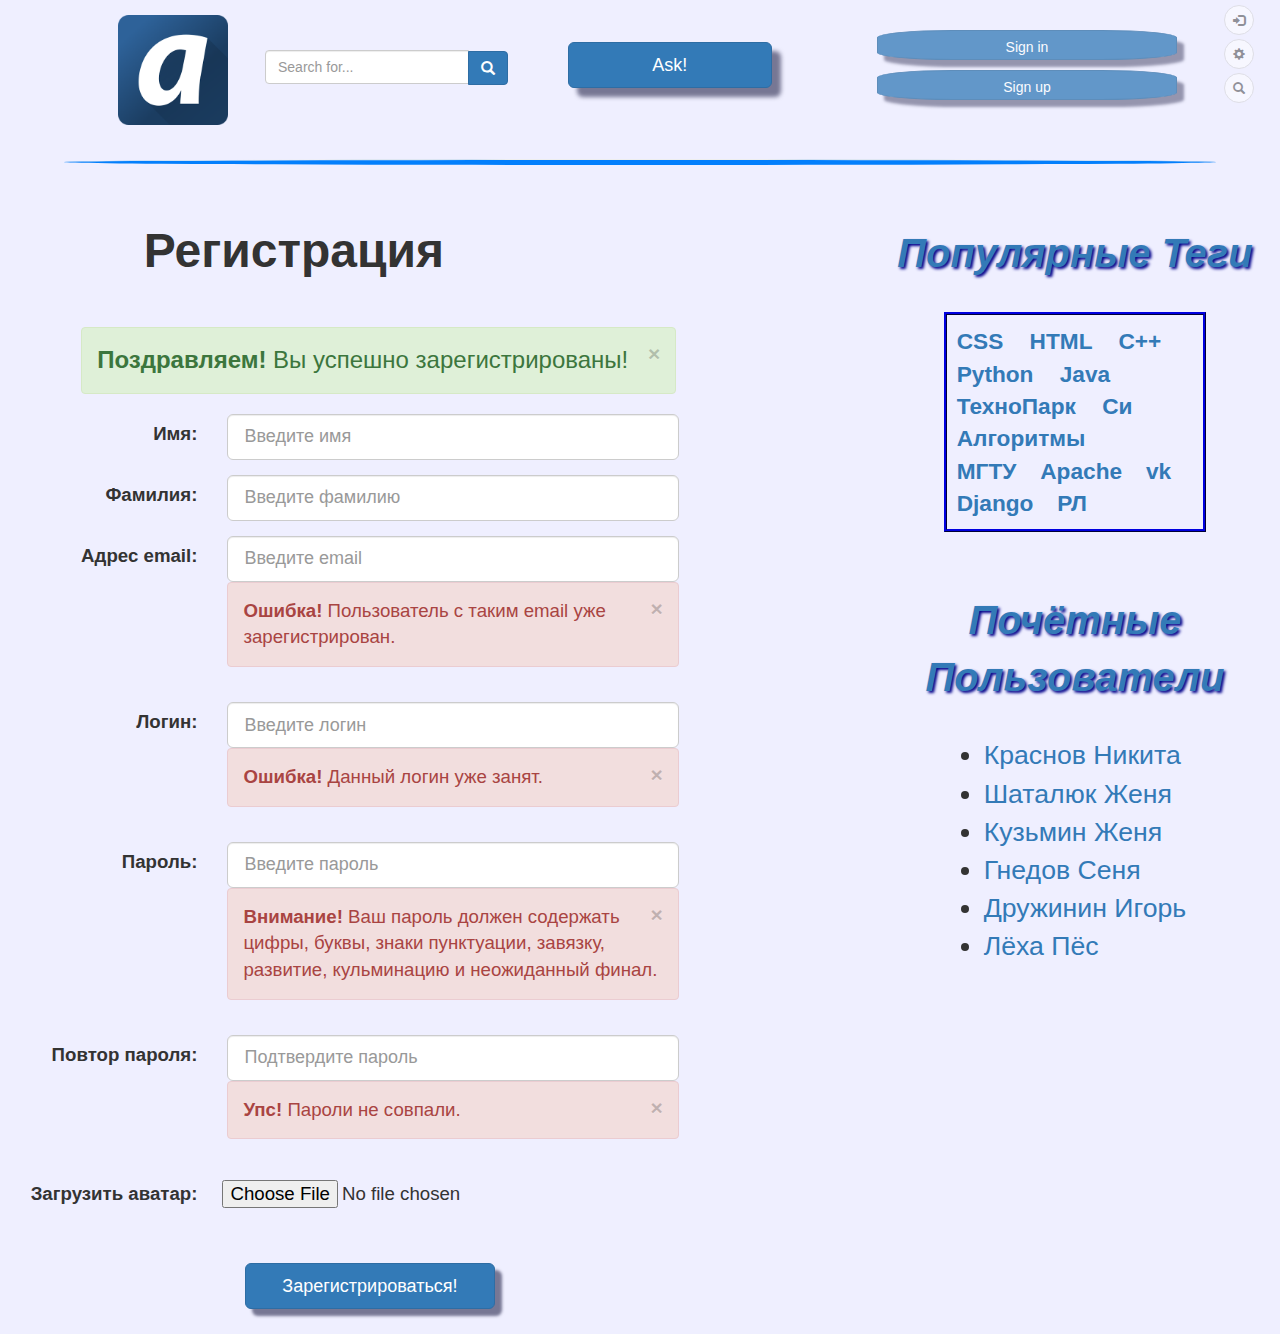
<file: reg_error.html>
﻿<!DOCTYPE html>
<html>
<head>
	<title>AskPage</title>
	<link rel="shortcut icon" href="./img/ico.ico">
	<link rel="stylesheet" href="./bootstrap/css/bootstrap.css">
	<link rel="stylesheet" type="text/css" href="./mycss.css">
</head>
<body>


<div class="nav navbar-static-top">
	<header class="row">
<!-- ~~~~~~~~~~~~~~~~~~~~~~~~~~~~~~~~~~~~~~~~~~~~~~~~~~~~~~~~~Logo~~~~~~~~~~~~~~~~~~~~~~~~~~~~~~~~~~~~~~~~~~~~~~~~~~~~~~~~~~~~~~~~~~~~~~~~~~~~~~~~~~~ -->

		<div id="LOGO" class="navbar-brand col-md-1 col-md-offset-1">
			<a href="./index.html">
			<img src="./img/logo.png" height=110px width=110px>
			</a>
		</div>
<!-- ~~~~~~~~~~~~~~~~~~~~~~~~~~~~~~~~~~~~~~~~~~~~~~~~~~~~~~~~Search~~~~~~~~~~~~~~~~~~~~~~~~~~~~~~~~~~~~~~~~~~~~~~~~~~~~~~~~~~~~~~~~~~~~~~~~~~~~~~~~~~ -->

		<div id="SEARCH" class="col-md-3"> 
			<form class="form-search" action="#">

  				<div class="input-group">
      				<input type="text" class="form-control" placeholder="Search for..." id="inp-search">
      				<span class="input-group-btn">
        				<button class="btn btn-primary glyphicon glyphicon-search" type="button"></button>
      				</span>
    			</div>

			</form>
		</div>
<!-- ~~~~~~~~~~~~~~~~~~~~~~~~~~~~~~~~~~~~~~~~~~~~~~~~~~~~~~~~~Ask~~~~~~~~~~~~~~~~~~~~~~~~~~~~~~~~~~~~~~~~~~~~~~~~~~~~~~~~~~~~~~~~~~~~~~~~~~~~~~~~~~~~ -->
		<div id="ASK" class="col-md-3">
			<a href="./ask.html"><input class="btn btn-primary btn-lg" type="submit" value="Ask!" id="inp-search"></a>
		</div>
<!-- ~~~~~~~~~~~~~~~~~~~~~~~~~~~~~~~~~~~~~~~~~~~~~~~~~~~~~~~~Avatar~~~~~~~~~~~~~~~~~~~~~~~~~~~~~~~~~~~~~~~~~~~~~~~~~~~~~~~~~~~~~~~~~~~~~~~~~~~~~~~~~~ -->

		<div id="AVATAR" class="col-md-4">

			<div class="btn-group-vertical">
				<a href="./login.html"><button type="button" class="btn btn-primary ask-btn reg-log">Sign in</button></a>
				<a href="./reg.html"><button type="button" class="btn btn-primary ask-btn reg-log">Sign up</button></a>
			</div>

			<a href="./login.html">
				<button type="button" class="btn btn-default btn-sm n1" title="Выход">
					<span class="glyphicon glyphicon-log-in"></span>
				</button>
			</a>

			<a href="./settings.html">
				<button type="button" class="btn btn-default btn-sm n2" title="Настройки">
					<span class="glyphicon glyphicon-cog"></span>
				</button>
			</a>

			<form action="#inp-search">
				<button type="submit" class="btn btn-default btn-sm n3" title="Найти">
					<span class="glyphicon glyphicon-search"> </span>
				</button>
			</form>

		</div>
<!-- ~~~~~~~~~~~~~~~~~~~~~~~~~~~~~~~~~~~~~~~~~~~~~~~~~~~~~~~~~~~~~~~~~~~~~~~~~~~~~~~~~~~~~~~~~~~~~~~~~~~~~~~~~~~~~~~~~~~~~~~~~~~~~~~~~~~~~~~~~~~~~~~~ -->
	</header>
</div>

<!-- ~~~~~~~~~~~~~~~~~~~~~~~~~~~~~~~~~~~~~~~~~~~~~~~~~~~~~~~~~~~~~END_HEADER~~~~~~~~~~~~~~~~~~~~~~~~~~~~~~~~~~~~~~~~~~~~~~~~~~~~~~~~~~~~~~~~~~~~~~~~~ -->
<!-- ~~~~~~~~~~~~~~~~~~~~~~~~~~~~~~~~~~~~~~~~~~~~~~~~~~~~~~~~~~~~~~~~~~~~~~~~~~~~~~~~~~~~~~~~~~~~~~~~~~~~~~~~~~~~~~~~~~~~~~~~~~~~~~~~~~~~~~~~~~~~~~~~ -->
	<hr class="mystyle"><br>
<!-- ~~~~~~~~~~~~~~~~~~~~~~~~~~~~~~~~~~~~~~~~~~~~~~~~~~~~~~~~~~~~~~~~~~~~~~~~~~~~~~~~~~~~~~~~~~~~~~~~~~~~~~~~~~~~~~~~~~~~~~~~~~~~~~~~~~~~~~~~~~~~~~~~ -->
<!-- ~~~~~~~~~~~~~~~~~~~~~~~~~~~~~~~~~~~~~~~~~~~~~~~~~~~~~~~~~~~BLOCK_QUESTION~~~~~~~~~~~~~~~~~~~~~~~~~~~~~~~~~~~~~~~~~~~~~~~~~~~~~~~~~~~~~~~~~~~~~~~ -->

<div id="main">
	<div class="container" id="question-body">
		<div class="row">

			<div class="col-md-8" id="first-block">

				<h1 class="col-md-9 col-md-offset-1">
					<font size="+4">
						<b>Регистрация</b>
					</font>
					<br><br>
				</h1>

				<div class="col-md-10">
					<div class="form-group alert alert-success col-md-12" stylefont-size="12pt">
							<button class="close">×</button>
							<font size="5pt"><strong>Поздравляем!</strong> Вы успешно зарегистрированы!</font>
					</div>
				</div>



				<form class="form-horizontal log-form" action="#">

				  	<div class="form-group">
				    	<label class="col-md-3 control-label">Имя:</label>
				    	<div class="col-md-7">
				      		<input type="name" class="form-control input-lg" required="required" placeholder="Введите имя" maxlength="30">
				    	</div>
				  	</div>

				  	<div class="form-group">
				    	<label class="col-md-3 control-label">Фамилия:</label>
				    	<div class="col-md-7">
				      		<input type="name" class="form-control input-lg" required="required" placeholder="Введите фамилию" maxlength="30">
				    	</div>
				  	</div>

				  	<div class="form-group">
						<label class="col-md-3 control-label">Адрес email:</label>
				    	<div class="col-md-7">
				      		<input type="email" class="form-control input-lg" required="required" placeholder="Введите email" maxlength="35">
							<div class="alert alert-danger">
								<button class="close">×</button>
								<strong>Ошибка!</strong> Пользователь с таким email уже зарегистрирован.
							</div>
				    	</div>
				  	</div>
				  
				  	<div class="form-group">
				    	<label class="col-md-3 control-label">Логин:</label>
				    	<div class="col-md-7">
				      		<input type="name" class="form-control input-lg" required="required" placeholder="Введите логин" maxlength="25">
				      		<div class="alert alert-danger">
								<button class="close">×</button>
								<strong>Ошибка!</strong> Данный логин уже занят.
							</div>
				    	</div>
				  	</div>

				  	<div class="form-group">
				    	<label class="col-md-3 control-label">Пароль:</label>
				    	<div class="col-md-7">
				      		<input type="password" class="form-control input-lg" required="required" placeholder="Введите пароль" maxlength="40">
				      		<div class="alert alert-danger">
								<button class="close">×</button>
								<strong>Внимание!</strong> Ваш пароль должен содержать цифры, буквы, знаки пунктуации, завязку, развитие, кульминацию и неожиданный финал.
							</div>
				    	</div>
				  	</div>

				  	<div class="form-group">
				    	<label class="col-md-3 control-label">Повтор пароля:</label>
				    	<div class="col-md-7">
				      		<input type="password" class="form-control input-lg" required="required" placeholder="Подтвердите пароль" maxlength="40">
				      		<div class="alert alert-danger">
								<button class="close">×</button>
								<strong>Упс!</strong> Пароли не совпали.
							</div>
				    	</div>
				  	</div>

				  	<div class="form-group">
				    	<label class="col-md-3 control-label">Загрузить аватар:</label>
				    	<div class="col-md-7 file_form">
				      		<input type="file">
				    	</div>
				  	</div>



				  	<div class="col-md-2 col-md-offset-3">
						<a><input class="btn btn-primary btn-lg ask-btn" type="submit" value="Зарегистрироваться!"></a>
					</div>

				</form>



			</div>
<!-- ~~~~~~~~~~~~~~~~~~~~~~~~~~~~~~~~~~~~~~~~~~~~~~~~~~~~~~~~~END_BLOCK_QUESTION~~~~~~~~~~~~~~~~~~~~~~~~~~~~~~~~~~~~~~~~~~~~~~~~~~~~~~~~~~~~~~~~~~~~~ -->
<!-- ~~~~~~~~~~~~~~~~~~~~~~~~~~~~~~~~~~~~~~~~~~~~~~~~~~~~~~~~~~~~~~TEG_BLOCK~~~~~~~~~~~~~~~~~~~~~~~~~~~~~~~~~~~~~~~~~~~~~~~~~~~~~~~~~~~~~~~~~~~~~~~~~ -->


			<div class="col-md-3 col-md-offset-1 tag-tittle">

				<div>
					<p class="tag-tittle tag-tittle"><i>популярные теги</i></p>
					<br>
					<div class="tag-block center-block">
						<span><a class="Tags" href="./tag.html">CSS		</a></span> 
						<span><a class="Tags" href="./tag.html">HTML		</a></span>
						<span><a class="Tags" href="./tag.html">C++		</a></span> 
						<span><a class="Tags" href="./tag.html">Python	</a></span>
						<span><a class="Tags" href="./tag.html">Java		</a></span><br>
						<span><a class="Tags" href="https://park.mail.ru/feed/" target="_blank">ТехноПарк	</a></span>
						<span><a class="Tags" href="./tag.html">Си </a></span>
						<span><a class="Tags" href="./tag.html">Алгоритмы</a></span><br>
						<span><a class="Tags" href="./tag.html">МГТУ</a></span>
						<span><a class="Tags" href="./tag.html">Αpache</a></span>
						<span><a class="Tags" href="https://vk.com/feed" target="_blank">vk</a></span> 
						<span><a class="Tags" href="./tag.html">Django</a></span>
						<span><a class="Tags" href="./tag.html">РЛ</a></span>
					</div>
				</div>

				<br><br>

				<div>
					<p class="tag-tittle"><i>Почётные пользователи</i></p>
					<br>
						<ul class="popular-user">
							<li ><a href="#">Краснов Никита </a></li>
							<li ><a href="#">Шаталюк Женя	</a></li>
							<li ><a href="#">Кузьмин Женя	</a></li>
							<li ><a href="#">Гнедов Сеня	</a></li>
							<li ><a href="#">Дружинин Игорь	</a></li>
							<li ><a href="#">Лёха Пёс		</a></li>	
						</ul>
					<br>
				</div>

			</div>

<!-- ~~~~~~~~~~~~~~~~~~~~~~~~~~~~~~~~~~~~~~~~~~~~~~~~~~~~~~~~~~~END_TEG_BLOCK~~~~~~~~~~~~~~~~~~~~~~~~~~~~~~~~~~~~~~~~~~~~~~~~~~~~~~~~~~~~~~~~~~~~~~~~ -->
		</div>
	</div>

</div>
</body>
</html>
</file>
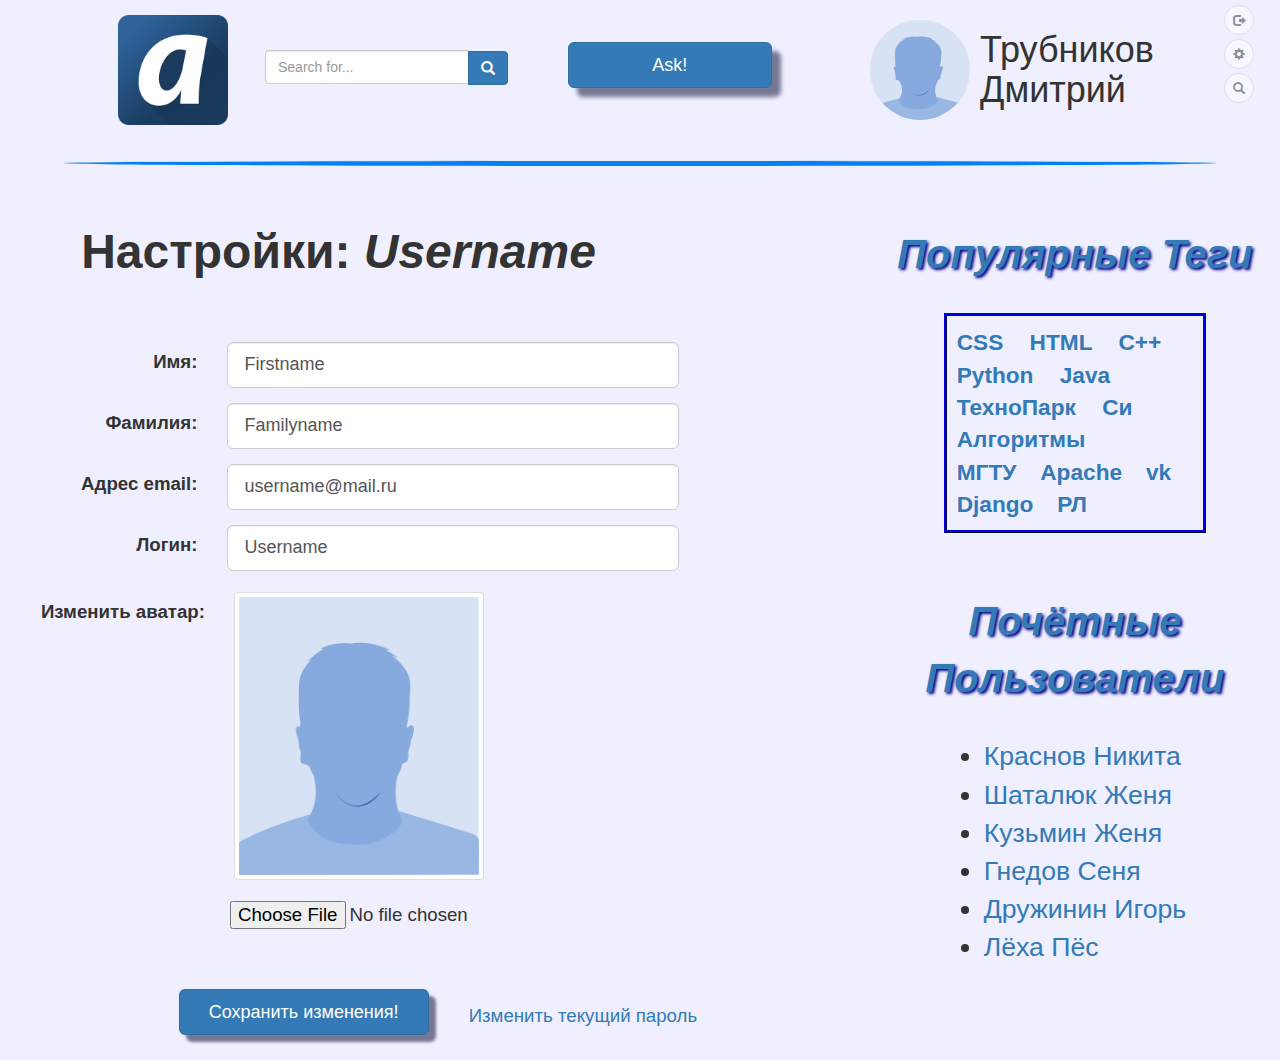
<file: settings.html>
﻿<!DOCTYPE html>
<html>
<head>
	<title>AskPage</title>
	<link rel="shortcut icon" href="./img/ico.ico">
	<link rel="stylesheet" href="./bootstrap/css/bootstrap.css">
	<link rel="stylesheet" type="text/css" href="./mycss.css">
</head>
<body>


<div class="nav navbar-static-top">
	<header class="row">
<!-- ~~~~~~~~~~~~~~~~~~~~~~~~~~~~~~~~~~~~~~~~~~~~~~~~~~~~~~~~~Logo~~~~~~~~~~~~~~~~~~~~~~~~~~~~~~~~~~~~~~~~~~~~~~~~~~~~~~~~~~~~~~~~~~~~~~~~~~~~~~~~~~~ -->

		<div id="LOGO" class="navbar-brand col-md-1 col-md-offset-1">
			<a href="./index.html">
			<img src="./img/logo.png" height=110px width=110px>
			</a>
		</div>
<!-- ~~~~~~~~~~~~~~~~~~~~~~~~~~~~~~~~~~~~~~~~~~~~~~~~~~~~~~~~Search~~~~~~~~~~~~~~~~~~~~~~~~~~~~~~~~~~~~~~~~~~~~~~~~~~~~~~~~~~~~~~~~~~~~~~~~~~~~~~~~~~ -->

		<div id="SEARCH" class="col-md-3"> 
			<form class="form-search" action="#">

  				<div class="input-group">
      				<input type="text" class="form-control" placeholder="Search for..." id="inp-search">
      				<span class="input-group-btn">
        				<button class="btn btn-primary glyphicon glyphicon-search" type="button"></button>
      				</span>
    			</div>

			</form>
		</div>
<!-- ~~~~~~~~~~~~~~~~~~~~~~~~~~~~~~~~~~~~~~~~~~~~~~~~~~~~~~~~~Ask~~~~~~~~~~~~~~~~~~~~~~~~~~~~~~~~~~~~~~~~~~~~~~~~~~~~~~~~~~~~~~~~~~~~~~~~~~~~~~~~~~~~ -->
		<div id="ASK" class="col-md-3">
			<a href="./ask.html"><input class="btn btn-primary btn-lg" type="submit" value="Ask!" id="inp-search"></a>
		</div>
<!-- ~~~~~~~~~~~~~~~~~~~~~~~~~~~~~~~~~~~~~~~~~~~~~~~~~~~~~~~~Avatar~~~~~~~~~~~~~~~~~~~~~~~~~~~~~~~~~~~~~~~~~~~~~~~~~~~~~~~~~~~~~~~~~~~~~~~~~~~~~~~~~~ -->

		<div id="AVATAR" class="col-md-4">

			<a href="settings.html"><img src="./img/noavatar.png" class="img-circle img-responsive" width=100px></a>
			<h1 id="UserName">Трубников Дмитрий</h1>

			<a href="./login.html">
				<button type="button" class="btn btn-default btn-sm n1" title="Выход">
					<span class="glyphicon glyphicon-log-out"></span>
				</button>
			</a>

			<a href="./settings.html">
				<button type="button" class="btn btn-default btn-sm n2" title="Настройки">
					<span class="glyphicon glyphicon-cog"></span>
				</button>
			</a>

			<form action="#inp-search">
				<button type="submit" class="btn btn-default btn-sm n3" title="Найти">
					<span class="glyphicon glyphicon-search"> </span>
				</button>
			</form>

		</div>
<!-- ~~~~~~~~~~~~~~~~~~~~~~~~~~~~~~~~~~~~~~~~~~~~~~~~~~~~~~~~~~~~~~~~~~~~~~~~~~~~~~~~~~~~~~~~~~~~~~~~~~~~~~~~~~~~~~~~~~~~~~~~~~~~~~~~~~~~~~~~~~~~~~~~ -->
	</header>
</div>

<!-- ~~~~~~~~~~~~~~~~~~~~~~~~~~~~~~~~~~~~~~~~~~~~~~~~~~~~~~~~~~~~~END_HEADER~~~~~~~~~~~~~~~~~~~~~~~~~~~~~~~~~~~~~~~~~~~~~~~~~~~~~~~~~~~~~~~~~~~~~~~~~ -->
<!-- ~~~~~~~~~~~~~~~~~~~~~~~~~~~~~~~~~~~~~~~~~~~~~~~~~~~~~~~~~~~~~~~~~~~~~~~~~~~~~~~~~~~~~~~~~~~~~~~~~~~~~~~~~~~~~~~~~~~~~~~~~~~~~~~~~~~~~~~~~~~~~~~~ -->
	<hr class="mystyle"><br>
<!-- ~~~~~~~~~~~~~~~~~~~~~~~~~~~~~~~~~~~~~~~~~~~~~~~~~~~~~~~~~~~~~~~~~~~~~~~~~~~~~~~~~~~~~~~~~~~~~~~~~~~~~~~~~~~~~~~~~~~~~~~~~~~~~~~~~~~~~~~~~~~~~~~~ -->
<!-- ~~~~~~~~~~~~~~~~~~~~~~~~~~~~~~~~~~~~~~~~~~~~~~~~~~~~~~~~~~~BLOCK_QUESTION~~~~~~~~~~~~~~~~~~~~~~~~~~~~~~~~~~~~~~~~~~~~~~~~~~~~~~~~~~~~~~~~~~~~~~~ -->

<div id="main">
	<div class="container" id="question-body">
		<div class="row">

			<div class="col-md-8" id="first-block">

				<h1 class="col-md-10">
					<font size="+4">
						<b>Настройки: <i>Username</i></b>
						<br><br>
					</font>
				</h1>


				<form class="form-horizontal log-form" action="settings_error.html">


				  	<div class="form-group">
				    	<label class="col-md-3 control-label">Имя:</label>
				    	<div class="col-md-7">
				      		<input type="name" class="form-control input-lg" required="required" value="Firstname" maxlength="30">
				    	</div>
				  	</div>

				  	<div class="form-group">
				    	<label class="col-md-3 control-label">Фамилия:</label>
				    	<div class="col-md-7">
				      		<input type="name" class="form-control input-lg" required="required" value="Familyname" maxlength="30">
				    	</div>
				  	</div>

				  	<div class="form-group">
						<label class="col-md-3 control-label">Адрес email:</label>
				    	<div class="col-md-7">
				      		<input type="email" class="form-control input-lg" required="required" value="username@mail.ru" maxlength="35">
				    	</div>
				  	</div>
				  
				  	<div class="form-group">
				    	<label class="col-md-3 control-label">Логин:</label>
				    	<div class="col-md-7">
				      		<input type="name" class="form-control input-lg" required="required" value="Username" maxlength="25">
				    	</div>
				  	</div>


				  	<div class="form-group file_form">
				    	<label class="col-md-3 control-label">Изменить аватар:</label>
				  		<img src="./img/noavatar.png" class="img-thumbnail img-responsive" width=250px>
				    	<div class="col-md-7 col-md-offset-3 file_form">
				      		<input type="file">
				    	</div>
				  	</div>

				  	<div class="col-md-2 col-md-offset-2">
						<a><input class="btn btn-primary btn-lg ask-btn" type="submit" value="Сохранить изменения!"></a>
					</div>

					<span class="col-md-6 col-md-offset-2 create_new_acc">
						<a href="#"><br> Изменить текущий пароль</a>
					</span>

				</form>



			</div>
<!-- ~~~~~~~~~~~~~~~~~~~~~~~~~~~~~~~~~~~~~~~~~~~~~~~~~~~~~~~~~END_BLOCK_QUESTION~~~~~~~~~~~~~~~~~~~~~~~~~~~~~~~~~~~~~~~~~~~~~~~~~~~~~~~~~~~~~~~~~~~~~ -->
<!-- ~~~~~~~~~~~~~~~~~~~~~~~~~~~~~~~~~~~~~~~~~~~~~~~~~~~~~~~~~~~~~~TEG_BLOCK~~~~~~~~~~~~~~~~~~~~~~~~~~~~~~~~~~~~~~~~~~~~~~~~~~~~~~~~~~~~~~~~~~~~~~~~~ -->


			<div class="col-md-3 col-md-offset-1 tag-tittle">

				<div>
					<p class="tag-tittle tag-tittle"><i>популярные теги</i></p>
					<br>
					<div class="tag-block center-block">
						<span><a class="Tags" href="./tag.html">CSS		</a></span> 
						<span><a class="Tags" href="./tag.html">HTML		</a></span>
						<span><a class="Tags" href="./tag.html">C++		</a></span> 
						<span><a class="Tags" href="./tag.html">Python	</a></span>
						<span><a class="Tags" href="./tag.html">Java		</a></span><br>
						<span><a class="Tags" href="https://park.mail.ru/feed/" target="_blank">ТехноПарк	</a></span>
						<span><a class="Tags" href="./tag.html">Си </a></span>
						<span><a class="Tags" href="./tag.html">Алгоритмы</a></span><br>
						<span><a class="Tags" href="./tag.html">МГТУ</a></span>
						<span><a class="Tags" href="./tag.html">Αpache</a></span>
						<span><a class="Tags" href="https://vk.com/feed" target="_blank">vk</a></span> 
						<span><a class="Tags" href="./tag.html">Django</a></span>
						<span><a class="Tags" href="./tag.html">РЛ</a></span>
					</div>
				</div>

				<br><br>

				<div>
					<p class="tag-tittle"><i>Почётные пользователи</i></p>
					<br>
						<ul class="popular-user">
							<li ><a href="#">Краснов Никита </a></li>
							<li ><a href="#">Шаталюк Женя	</a></li>
							<li ><a href="#">Кузьмин Женя	</a></li>
							<li ><a href="#">Гнедов Сеня	</a></li>
							<li ><a href="#">Дружинин Игорь	</a></li>
							<li ><a href="#">Лёха Пёс		</a></li>	
						</ul>
					<br>
				</div>

			</div>

<!-- ~~~~~~~~~~~~~~~~~~~~~~~~~~~~~~~~~~~~~~~~~~~~~~~~~~~~~~~~~~~END_TEG_BLOCK~~~~~~~~~~~~~~~~~~~~~~~~~~~~~~~~~~~~~~~~~~~~~~~~~~~~~~~~~~~~~~~~~~~~~~~~ -->
		</div>
	</div>

</div>
</body>
</html>
</file>
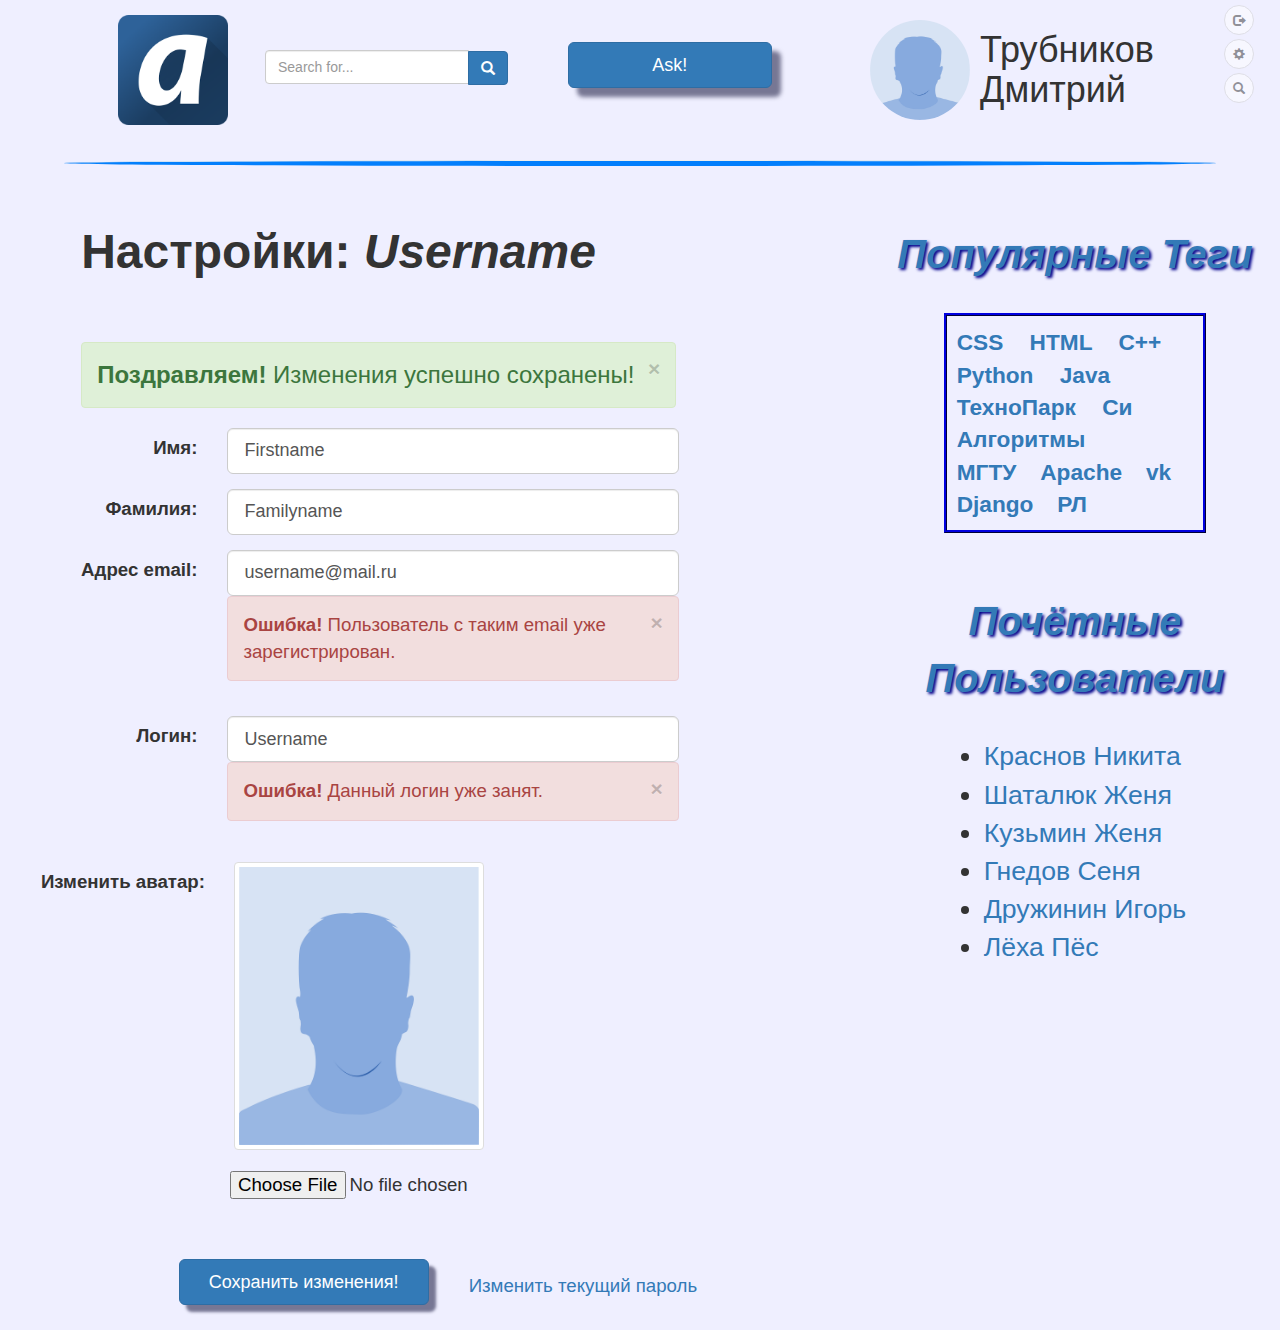
<file: settings_error.html>
﻿<!DOCTYPE html>
<html>
<head>
	<title>AskPage</title>
	<link rel="shortcut icon" href="./img/ico.ico">
	<link rel="stylesheet" href="./bootstrap/css/bootstrap.css">
	<link rel="stylesheet" type="text/css" href="./mycss.css">
</head>
<body>

<div class="nav navbar-static-top">
	<header class="row">
<!-- ~~~~~~~~~~~~~~~~~~~~~~~~~~~~~~~~~~~~~~~~~~~~~~~~~~~~~~~~~Logo~~~~~~~~~~~~~~~~~~~~~~~~~~~~~~~~~~~~~~~~~~~~~~~~~~~~~~~~~~~~~~~~~~~~~~~~~~~~~~~~~~~ -->

		<div id="LOGO" class="navbar-brand col-md-1 col-md-offset-1">
			<a href="./index.html">
			<img src="./img/logo.png" height=110px width=110px>
			</a>
		</div>
<!-- ~~~~~~~~~~~~~~~~~~~~~~~~~~~~~~~~~~~~~~~~~~~~~~~~~~~~~~~~Search~~~~~~~~~~~~~~~~~~~~~~~~~~~~~~~~~~~~~~~~~~~~~~~~~~~~~~~~~~~~~~~~~~~~~~~~~~~~~~~~~~ -->

		<div id="SEARCH" class="col-md-3"> 
			<form class="form-search" action="#">

  				<div class="input-group">
      				<input type="text" class="form-control" placeholder="Search for..." id="inp-search">
      				<span class="input-group-btn">
        				<button class="btn btn-primary glyphicon glyphicon-search" type="button"></button>
      				</span>
    			</div>

			</form>
		</div>
<!-- ~~~~~~~~~~~~~~~~~~~~~~~~~~~~~~~~~~~~~~~~~~~~~~~~~~~~~~~~~Ask~~~~~~~~~~~~~~~~~~~~~~~~~~~~~~~~~~~~~~~~~~~~~~~~~~~~~~~~~~~~~~~~~~~~~~~~~~~~~~~~~~~~ -->
		<div id="ASK" class="col-md-3">
			<a href="./ask.html"><input class="btn btn-primary btn-lg" type="submit" value="Ask!" id="inp-search"></a>
		</div>
<!-- ~~~~~~~~~~~~~~~~~~~~~~~~~~~~~~~~~~~~~~~~~~~~~~~~~~~~~~~~Avatar~~~~~~~~~~~~~~~~~~~~~~~~~~~~~~~~~~~~~~~~~~~~~~~~~~~~~~~~~~~~~~~~~~~~~~~~~~~~~~~~~~ -->

		<div id="AVATAR" class="col-md-4">

			<a href="settings.html"><img src="./img/noavatar.png" class="img-circle img-responsive" width=100px></a>
			<h1 id="UserName">Трубников Дмитрий</h1>

			<a href="./login.html">
				<button type="button" class="btn btn-default btn-sm n1" title="Выход">
					<span class="glyphicon glyphicon-log-out"></span>
				</button>
			</a>
			
			<a href="./settings.html">
				<button type="button" class="btn btn-default btn-sm n2" title="Настройки">
					<span class="glyphicon glyphicon-cog"></span>
				</button>
			</a>

			<form action="#inp-search">
				<button type="submit" class="btn btn-default btn-sm n3" title="Найти">
					<span class="glyphicon glyphicon-search"> </span>
				</button>
			</form>

		</div>
<!-- ~~~~~~~~~~~~~~~~~~~~~~~~~~~~~~~~~~~~~~~~~~~~~~~~~~~~~~~~~~~~~~~~~~~~~~~~~~~~~~~~~~~~~~~~~~~~~~~~~~~~~~~~~~~~~~~~~~~~~~~~~~~~~~~~~~~~~~~~~~~~~~~~ -->
	</header>
</div>

<!-- ~~~~~~~~~~~~~~~~~~~~~~~~~~~~~~~~~~~~~~~~~~~~~~~~~~~~~~~~~~~~~END_HEADER~~~~~~~~~~~~~~~~~~~~~~~~~~~~~~~~~~~~~~~~~~~~~~~~~~~~~~~~~~~~~~~~~~~~~~~~~ -->
<!-- ~~~~~~~~~~~~~~~~~~~~~~~~~~~~~~~~~~~~~~~~~~~~~~~~~~~~~~~~~~~~~~~~~~~~~~~~~~~~~~~~~~~~~~~~~~~~~~~~~~~~~~~~~~~~~~~~~~~~~~~~~~~~~~~~~~~~~~~~~~~~~~~~ -->
	<hr class="mystyle"><br>
<!-- ~~~~~~~~~~~~~~~~~~~~~~~~~~~~~~~~~~~~~~~~~~~~~~~~~~~~~~~~~~~~~~~~~~~~~~~~~~~~~~~~~~~~~~~~~~~~~~~~~~~~~~~~~~~~~~~~~~~~~~~~~~~~~~~~~~~~~~~~~~~~~~~~ -->
<!-- ~~~~~~~~~~~~~~~~~~~~~~~~~~~~~~~~~~~~~~~~~~~~~~~~~~~~~~~~~~~BLOCK_QUESTION~~~~~~~~~~~~~~~~~~~~~~~~~~~~~~~~~~~~~~~~~~~~~~~~~~~~~~~~~~~~~~~~~~~~~~~ -->
<div id="main">

	<div class="container" id="question-body">
		<div class="row">

			<div class="col-md-8" id="first-block">

				<h1 class="col-md-10">
					<font size="+4">
						<b>Настройки: <i>Username</i></b>
						<br><br>
					</font>
				</h1>

				<div class="col-md-10">
					<div class="form-group alert alert-success col-md-12" stylefont-size="12pt">
							<button class="close">×</button>
							<font size="5pt"><strong>Поздравляем!</strong> Изменения успешно сохранены!</font>
					</div>
				</div>


				<form class="form-horizontal log-form" action="settings_error.html">


				  	<div class="form-group">
				    	<label class="col-md-3 control-label">Имя:</label>
				    	<div class="col-md-7">
				      		<input type="name" class="form-control input-lg" required="required" value="Firstname" maxlength="30">
				    	</div>
				  	</div>

				  	<div class="form-group">
				    	<label class="col-md-3 control-label">Фамилия:</label>
				    	<div class="col-md-7">
				      		<input type="name" class="form-control input-lg" required="required" value="Familyname" maxlength="30">
				    	</div>
				  	</div>

				  	<div class="form-group">
						<label class="col-md-3 control-label">Адрес email:</label>
				    	<div class="col-md-7">
				      		<input type="email" class="form-control input-lg" required="required" value="username@mail.ru" maxlength="35">
					  		<div class="alert alert-danger">
								<button class="close">×</button>
								<strong>Ошибка!</strong> Пользователь с таким email уже зарегистрирован.
							</div>
				    	</div>
				  	</div>
				  
				  	<div class="form-group">
				    	<label class="col-md-3 control-label">Логин:</label>
				    	<div class="col-md-7">
				      		<input type="name" class="form-control input-lg" required="required" value="Username" maxlength="25">
				      		<div class="alert alert-danger">
								<button class="close">×</button>
								<strong>Ошибка!</strong> Данный логин уже занят.
							</div>
				    	</div>
				  	</div>


				  	<div class="form-group file_form">
				    	<label class="col-md-3 control-label">Изменить аватар:</label>
				  		<img src="./img/noavatar.png" class="img-thumbnail img-responsive" width=250px>
				    	<div class="col-md-7 col-md-offset-3 file_form">
				      		<input type="file">
				    	</div>
				  	</div>

				  	<div class="col-md-2 col-md-offset-2">
						<a><input class="btn btn-primary btn-lg ask-btn" type="submit" value="Сохранить изменения!"></a>
					</div>

					<span class="col-md-6 col-md-offset-2 create_new_acc">
						<a href="#"><br> Изменить текущий пароль</a>
					</span>

				</form>



			</div>
<!-- ~~~~~~~~~~~~~~~~~~~~~~~~~~~~~~~~~~~~~~~~~~~~~~~~~~~~~~~~~END_BLOCK_QUESTION~~~~~~~~~~~~~~~~~~~~~~~~~~~~~~~~~~~~~~~~~~~~~~~~~~~~~~~~~~~~~~~~~~~~~ -->
<!-- ~~~~~~~~~~~~~~~~~~~~~~~~~~~~~~~~~~~~~~~~~~~~~~~~~~~~~~~~~~~~~~TEG_BLOCK~~~~~~~~~~~~~~~~~~~~~~~~~~~~~~~~~~~~~~~~~~~~~~~~~~~~~~~~~~~~~~~~~~~~~~~~~ -->


			<div class="col-md-3 col-md-offset-1 tag-tittle">

				<div>
					<p class="tag-tittle tag-tittle"><i>популярные теги</i></p>
					<br>
					<div class="tag-block center-block">
						<span><a class="Tags" href="./tag.html">CSS		</a></span> 
						<span><a class="Tags" href="./tag.html">HTML		</a></span>
						<span><a class="Tags" href="./tag.html">C++		</a></span> 
						<span><a class="Tags" href="./tag.html">Python	</a></span>
						<span><a class="Tags" href="./tag.html">Java		</a></span><br>
						<span><a class="Tags" href="https://park.mail.ru/feed/" target="_blank">ТехноПарк	</a></span>
						<span><a class="Tags" href="./tag.html">Си </a></span>
						<span><a class="Tags" href="./tag.html">Алгоритмы</a></span><br>
						<span><a class="Tags" href="./tag.html">МГТУ</a></span>
						<span><a class="Tags" href="./tag.html">Αpache</a></span>
						<span><a class="Tags" href="https://vk.com/feed" target="_blank">vk</a></span> 
						<span><a class="Tags" href="./tag.html">Django</a></span>
						<span><a class="Tags" href="./tag.html">РЛ</a></span>
					</div>
				</div>

				<br><br>

				<div>
					<p class="tag-tittle"><i>Почётные пользователи</i></p>
					<br>
						<ul class="popular-user">
							<li ><a href="#">Краснов Никита </a></li>
							<li ><a href="#">Шаталюк Женя	</a></li>
							<li ><a href="#">Кузьмин Женя	</a></li>
							<li ><a href="#">Гнедов Сеня	</a></li>
							<li ><a href="#">Дружинин Игорь	</a></li>
							<li ><a href="#">Лёха Пёс		</a></li>	
						</ul>
					<br>
				</div>

			</div>

<!-- ~~~~~~~~~~~~~~~~~~~~~~~~~~~~~~~~~~~~~~~~~~~~~~~~~~~~~~~~~~~END_TEG_BLOCK~~~~~~~~~~~~~~~~~~~~~~~~~~~~~~~~~~~~~~~~~~~~~~~~~~~~~~~~~~~~~~~~~~~~~~~~ -->
		</div>
	</div>

</div>
</body>
</html>
</file>
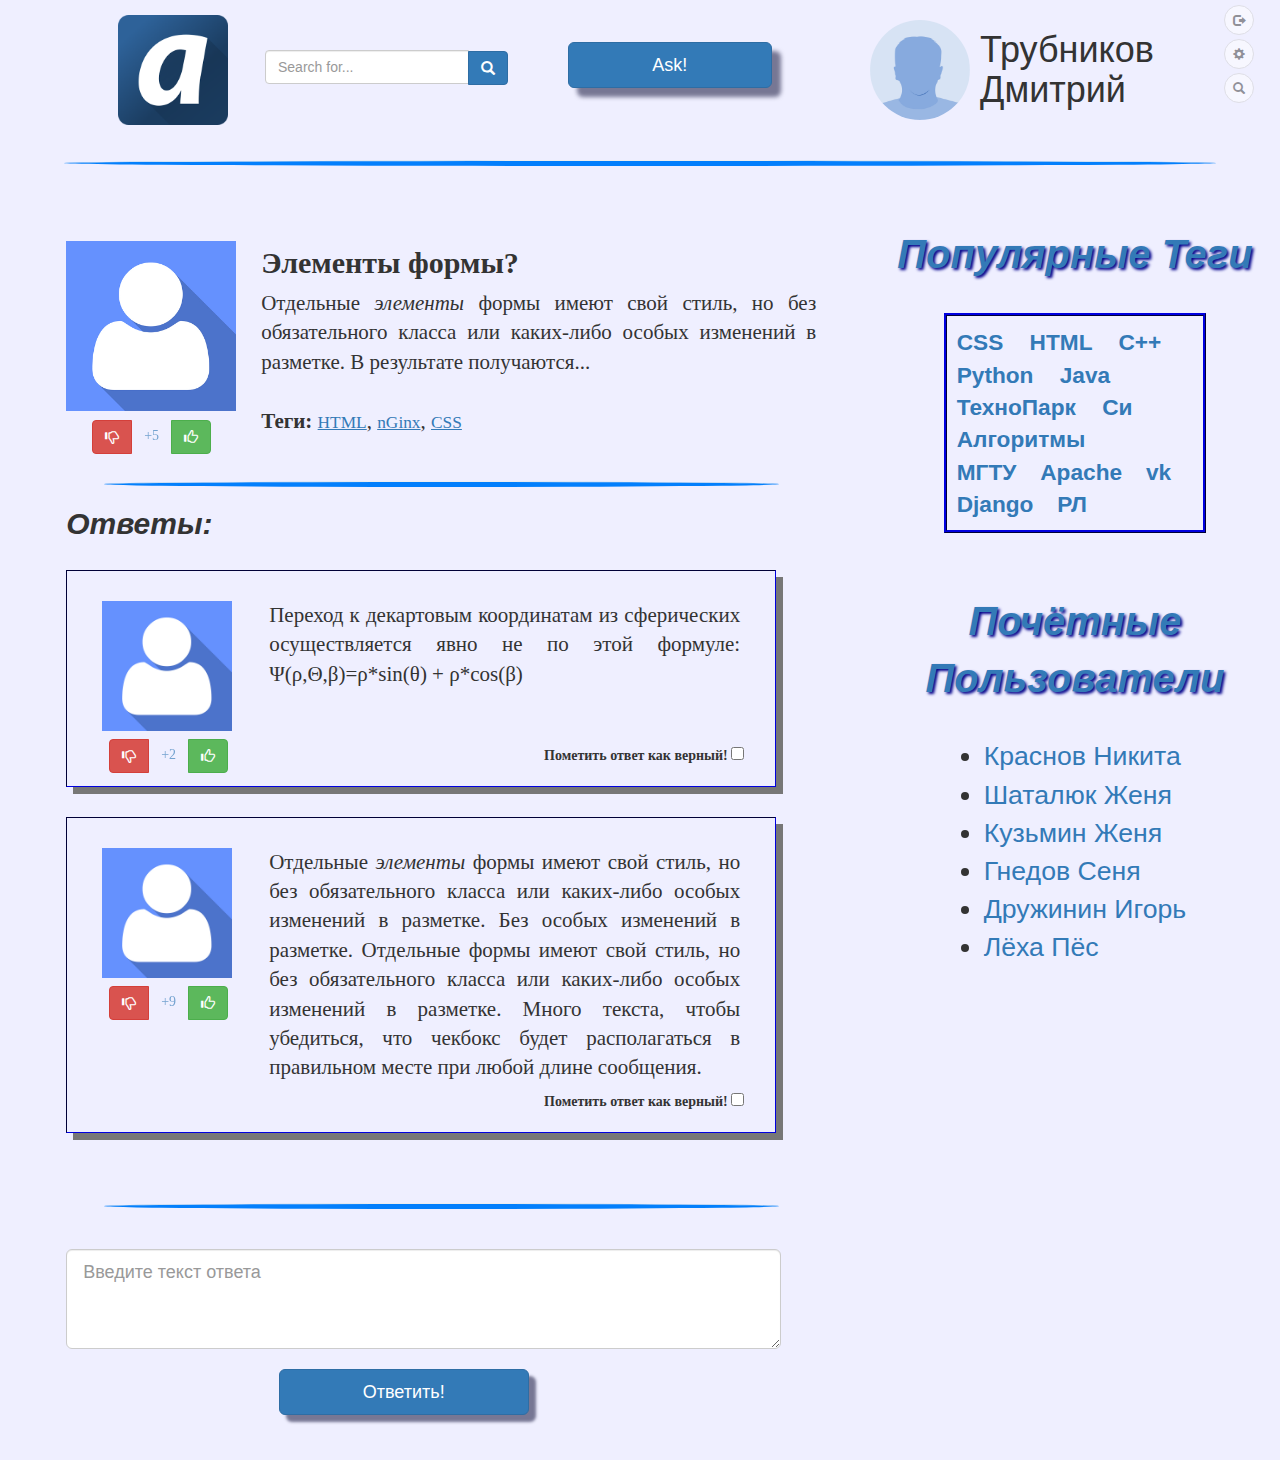
<file: single.html>
﻿<!DOCTYPE html>
<html>
<head>
	<title>AskPage</title>
	<link rel="shortcut icon" href="./img/ico.ico">
	<link rel="stylesheet" href="./bootstrap/css/bootstrap.css">
	<link rel="stylesheet" type="text/css" href="./mycss.css">
</head>
<body>
	

	<div class="nav navbar-static-top">
		<header class="row">
	<!-- ~~~~~~~~~~~~~~~~~~~~~~~~~~~~~~~~~~~~~~~~~~~~~~~~~~~~~~~~~Logo~~~~~~~~~~~~~~~~~~~~~~~~~~~~~~~~~~~~~~~~~~~~~~~~~~~~~~~~~~~~~~~~~~~~~~~~~~~~~~~~~~~ -->

			<div id="LOGO" class="navbar-brand col-md-1 col-md-offset-1">
				<a href="./index.html">
				<img src="./img/logo.png" height=110px width=110px>
				</a>
			</div>
	<!-- ~~~~~~~~~~~~~~~~~~~~~~~~~~~~~~~~~~~~~~~~~~~~~~~~~~~~~~~~Search~~~~~~~~~~~~~~~~~~~~~~~~~~~~~~~~~~~~~~~~~~~~~~~~~~~~~~~~~~~~~~~~~~~~~~~~~~~~~~~~~~ -->

			<div id="SEARCH" class="col-md-3"> 
				<form class="form-search" action="#">

	  				<div class="input-group">
	      				<input type="text" class="form-control" placeholder="Search for..." id="inp-search">
	      				<span class="input-group-btn">
	        				<button class="btn btn-primary glyphicon glyphicon-search" type="button"></button>
	      				</span>
	    			</div>

				</form>
			</div>
	<!-- ~~~~~~~~~~~~~~~~~~~~~~~~~~~~~~~~~~~~~~~~~~~~~~~~~~~~~~~~~Ask~~~~~~~~~~~~~~~~~~~~~~~~~~~~~~~~~~~~~~~~~~~~~~~~~~~~~~~~~~~~~~~~~~~~~~~~~~~~~~~~~~~~ -->
			<div id="ASK" class="col-md-3">
				<a href="./ask.html"><input class="btn btn-primary btn-lg" type="submit" value="Ask!" id="inp-search"></a>
			</div>
	<!-- ~~~~~~~~~~~~~~~~~~~~~~~~~~~~~~~~~~~~~~~~~~~~~~~~~~~~~~~~Avatar~~~~~~~~~~~~~~~~~~~~~~~~~~~~~~~~~~~~~~~~~~~~~~~~~~~~~~~~~~~~~~~~~~~~~~~~~~~~~~~~~~ -->

			<div id="AVATAR" class="col-md-4">

				<a href="settings.html"><img src="./img/noavatar.png" class="img-circle img-responsive" width=100px></a>
				<h1 id="UserName">Трубников Дмитрий</h1>

				<a href="./login.html">
					<button type="button" class="btn btn-default btn-sm n1" title="Выход">
						<span class="glyphicon glyphicon-log-out"></span>
					</button>
				</a>

				<a href="./settings.html">
					<button type="button" class="btn btn-default btn-sm n2" title="Настройки">
						<span class="glyphicon glyphicon-cog"></span>
					</button>
				</a>

				<form action="#inp-search">
					<button type="submit" class="btn btn-default btn-sm n3" title="Найти">
						<span class="glyphicon glyphicon-search"> </span>
					</button>
				</form>

			</div>
		</header>
	</div>
	<!-- ~~~~~~~~~~~~~~~~~~~~~~~~~~~~~~~~~~~~~~~~~~~~~~~~~~~~~~~~~~~~~END_HEADER~~~~~~~~~~~~~~~~~~~~~~~~~~~~~~~~~~~~~~~~~~~~~~~~~~~~~~~~~~~~~~~~~~~~~~~~~ -->



	<!-- ~~~~~~~~~~~~~~~~~~~~~~~~~~~~~~~~~~~~~~~~~~~~~~~~~~~~~~~~~~~~~~~~~~~~~~~~~~~~~~~~~~~~~~~~~~~~~~~~~~~~~~~~~~~~~~~~~~~~~~~~~~~~~~~~~~~~~~~~~~~~~~~~ -->
	<hr class="mystyle"><br>
	<!-- ~~~~~~~~~~~~~~~~~~~~~~~~~~~~~~~~~~~~~~~~~~~~~~~~~~~~~~~~~~~~~~~~~~~~~~~~~~~~~~~~~~~~~~~~~~~~~~~~~~~~~~~~~~~~~~~~~~~~~~~~~~~~~~~~~~~~~~~~~~~~~~~~ -->


<div id="main">
	<!-- ~~~~~~~~~~~~~~~~~~~~~~~~~~~~~~~~~~~~~~~~~~~~~~~~~~~~~~~~~~~QUESTION_BLOCK~~~~~~~~~~~~~~~~~~~~~~~~~~~~~~~~~~~~~~~~~~~~~~~~~~~~~~~~~~~~~~~~~~~~~~~ -->

	<div class="container" id="question-body">
		<div class="row">

			<div class="col-md-8" id="first-block">
				<br>
	<!-- ~~~~~~~~~~~~~~~~~~~~~~~~~~~~~~~~~~~~~~~~~~~~~~~~~~~~~~~~~~~~~~Single~~~~~~~~~~~~~~~~~~~~~~~~~~~~~~~~~~~~~~~~~~~~~~~~~~~~~~~~~~~~~~~~~~~~~~~~~~~~ -->
					<div class="single-question row">
						<div class="col-md-3" id="AnsweringAvatar">
							<a href="#">
								<img src="./img/noimage.jpg">
							</a>
							<div style="clear: left"></div>

							<div class="btn-group btn-group-md Answer-Likes" data-toggle="buttons">
	  							<a class="btn btn-danger glyphicon glyphicon-thumbs-down"></a>
	  							<a class="btn btn disabled">+5</a> 
	  							<a class="btn btn-success glyphicon glyphicon-thumbs-up"></a>
							</div>

						</div>

						<div class="lead co col-md-9"> 
							<h2><b> Элементы формы? </b></h2>
								Отдельные <i>элементы</i> формы имеют свой стиль, но без обязательного класса или каких-либо особых изменений в разметке. В результате получаются...
							<br><br> 

							<span class="tags_under_single_question"> <b>Теги:</b>
							<a class="answer_under_question" href="./tag.html">HTML</a>,
							<a class="answer_under_question" href="./tag.html">nGinx</a>,
							<a class="answer_under_question" href="./tag.html">CSS</a>
							</span>

						</div>
					</div>

					<hr class="mystyle">
	<!-- ~~~~~~~~~~~~~~~~~~~~~~~~~~~~~~~~~~~~~~~~~~~~~~~~~~~~~~~~~~~~~~~~~~1~~~~~~~~~~~~~~~~~~~~~~~~~~~~~~~~~~~~~~~~~~~~~~~~~~~~~~~~~~~~~~~~~~~~~~~~~~~~~ -->
					<h2><b><i>Ответы:</i></b></h2>
					<div class="box-answer row">
						<div class="col-md-3" id="AskingAvatar">
							<a href="#">
								<img src="./img/noimage.jpg">
							</a>
							<div style="clear: left"></div>

							<div class="btn-group btn-group-md Likes" data-toggle="buttons">
	  							<a class="btn btn-danger glyphicon glyphicon-thumbs-down"></a>
	  							<a class="btn btn disabled">+2</a> 
	  							<a class="btn btn-success glyphicon glyphicon-thumbs-up"></a>
							</div>

						</div>
						<br> 
						
						<div class="lead co col-md-9"> 
								Переход к декартовым координатам из сферических осуществляется явно не по этой формуле:  Ψ(ρ,Θ,β)=ρ*sin(θ) + ρ*cos(β)
							<br><br>
						</div>

						<div class="helpful-check"> 
							<label>Пометить ответ как верный!  <input type="checkbox" name="helpful"></label>
						</div>

					</div>
	<!-- ~~~~~~~~~~~~~~~~~~~~~~~~~~~~~~~~~~~~~~~~~~~~~~~~~~~~~~~~~~~~~~~~~~2~~~~~~~~~~~~~~~~~~~~~~~~~~~~~~~~~~~~~~~~~~~~~~~~~~~~~~~~~~~~~~~~~~~~~~~~~~~~~ -->
					<div class="box-answer row">
						<div class="col-md-3" id="AskingAvatar">
							<a href="#">
								<img src="./img/noimage.jpg">
							</a>
							<div style="clear: left"></div>

							<div class="btn-group btn-group-md Likes" data-toggle="buttons">
	  							<a class="btn btn-danger glyphicon glyphicon-thumbs-down"></a>
	  							<a class="btn btn disabled">+9</a> 
	  							<a class="btn btn-success glyphicon glyphicon-thumbs-up"></a>
							</div>

						</div>
						<br> 

						<div class="lead co col-md-9"> 
								Отдельные <i>элементы</i> формы имеют свой стиль, но без обязательного класса или каких-либо особых изменений в разметке. Без особых изменений в разметке.
								Отдельные формы имеют свой стиль, но без обязательного класса или каких-либо особых изменений в разметке.
								Много текста, чтобы убедиться, что чекбокс будет располагаться в правильном месте при любой длине сообщения.
							<br><br>	
						</div>

						<div class="helpful-check"> 
							<label>Пометить ответ как верный!  <input type="checkbox" name="helpful"></label>
						</div>

					</div>

	<!-- ~~~~~~~~~~~~~~~~~~~~~~~~~~~~~~~~~~~~~~~~~~~~~~~~~~~~~~~~~~~~Own message~~~~~~~~~~~~~~~~~~~~~~~~~~~~~~~~~~~~~~~~~~~~~~~~~~~~~~~~~~~~~~~~~~~~~~~~~ -->
					<br><hr class="mystyle"><br>

					<textarea class="form-control answer-txt input-lg" placeholder="Введите текст ответа"></textarea>
					<div class="col-md-4 col-md-offset-3">
						<a href="#"><input class="btn btn-primary btn-lg ask-btn" type="submit" value="Ответить!"></a>
					</div>

			</div>
	<!-- ~~~~~~~~~~~~~~~~~~~~~~~~~~~~~~~~~~~~~~~~~~~~~~~~~~~~~~~~~END_BLOCK_QUESTION~~~~~~~~~~~~~~~~~~~~~~~~~~~~~~~~~~~~~~~~~~~~~~~~~~~~~~~~~~~~~~~~~~~~~ -->


	<!-- ~~~~~~~~~~~~~~~~~~~~~~~~~~~~~~~~~~~~~~~~~~~~~~~~~~~~~~~~~~~~~~TEG_BLOCK~~~~~~~~~~~~~~~~~~~~~~~~~~~~~~~~~~~~~~~~~~~~~~~~~~~~~~~~~~~~~~~~~~~~~~~~~ -->


				<div class="col-md-3 col-md-offset-1 tag-tittle">

					<div>
						<p class="tag-tittle tag-tittle"><i>популярные теги</i></p>
						<br>
						<div class="tag-block center-block">
						<span><a class="Tags" href="./tag.html">CSS		</a></span> 
						<span><a class="Tags" href="./tag.html">HTML		</a></span>
						<span><a class="Tags" href="./tag.html">C++		</a></span> 
						<span><a class="Tags" href="./tag.html">Python	</a></span>
						<span><a class="Tags" href="./tag.html">Java		</a></span><br>
						<span><a class="Tags" href="https://park.mail.ru/feed/" target="_blank">ТехноПарк	</a></span>
						<span><a class="Tags" href="./tag.html">Си </a></span>
						<span><a class="Tags" href="./tag.html">Алгоритмы</a></span><br>
						<span><a class="Tags" href="./tag.html">МГТУ</a></span>
						<span><a class="Tags" href="./tag.html">Αpache</a></span>
						<span><a class="Tags" href="https://vk.com/feed" target="_blank">vk</a></span> 
						<span><a class="Tags" href="./tag.html">Django</a></span>
						<span><a class="Tags" href="./tag.html">РЛ</a></span>
						</div>
					</div>

					<br><br>

					<div>
						<p class="tag-tittle"><i>Почётные пользователи</i></p>
						<br>
							<ul class="popular-user">
								<li ><a href="#">Краснов Никита </a></li>
								<li ><a href="#">Шаталюк Женя	</a></li>
								<li ><a href="#">Кузьмин Женя	</a></li>
								<li ><a href="#">Гнедов Сеня	</a></li>
								<li ><a href="#">Дружинин Игорь	</a></li>
								<li ><a href="#">Лёха Пёс		</a></li>	
							</ul>
						<br>
					</div>
				</div>

	<!-- ~~~~~~~~~~~~~~~~~~~~~~~~~~~~~~~~~~~~~~~~~~~~~~~~~~~~~~~~~~~END_TEG_BLOCK~~~~~~~~~~~~~~~~~~~~~~~~~~~~~~~~~~~~~~~~~~~~~~~~~~~~~~~~~~~~~~~~~~~~~~~~ -->
			</div>
		</div>
		<br>
</div>
</body>
</html>
</file>
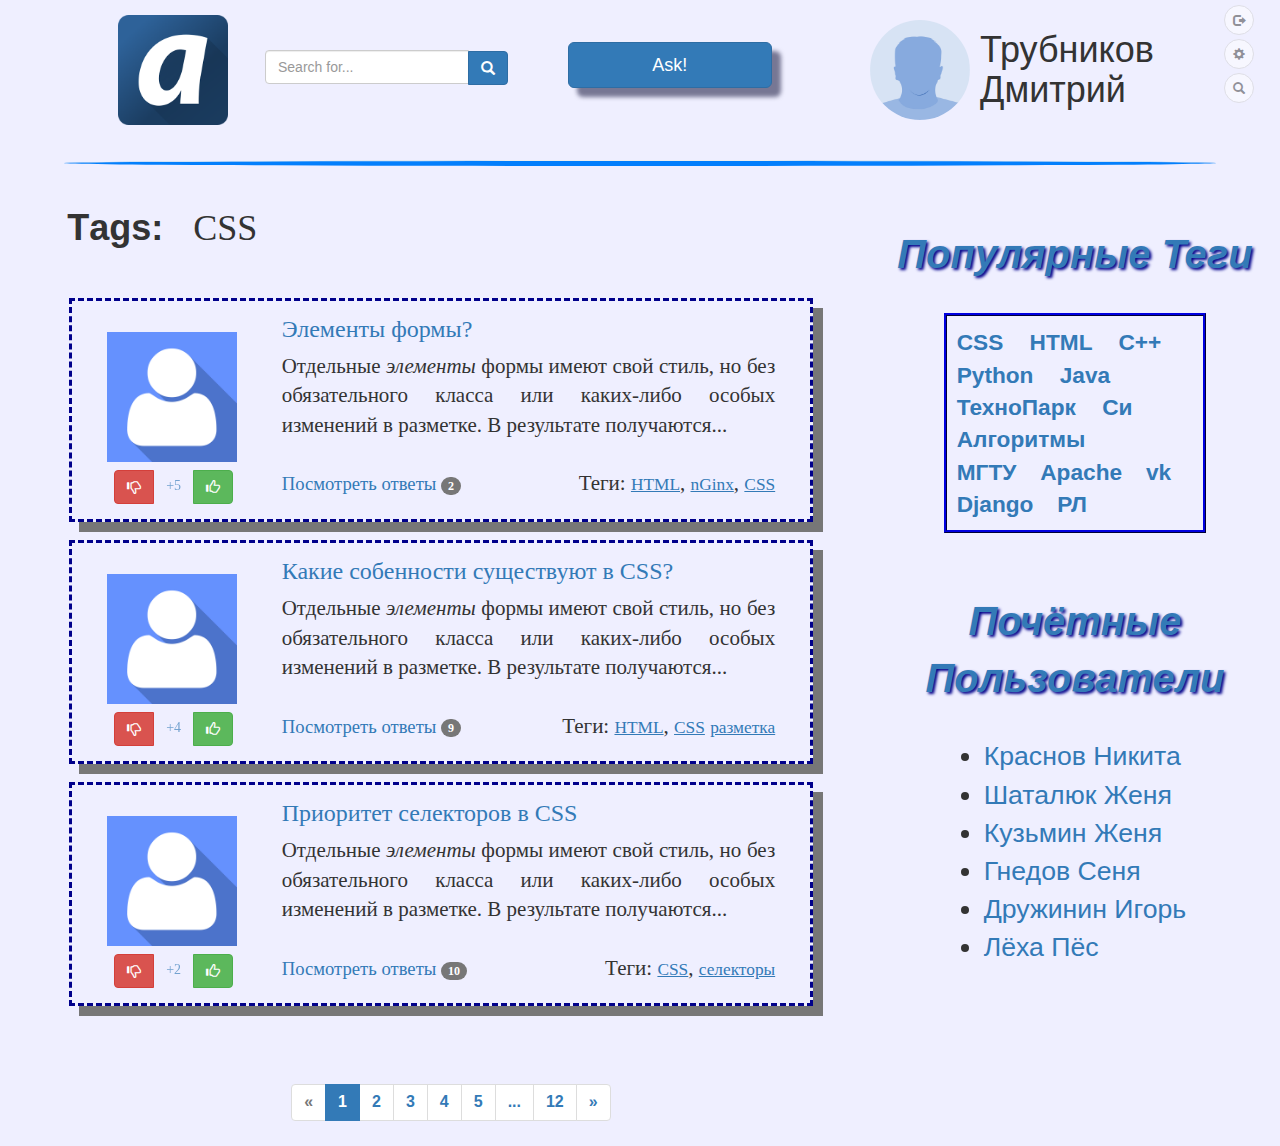
<file: tag.html>
﻿<!DOCTYPE html>
<html>
<head>
	<title>AskPage</title>
	<link rel="shortcut icon" href="./img/ico.ico">
	<link rel="stylesheet" href="./bootstrap/css/bootstrap.css">
	<link rel="stylesheet" type="text/css" href="./mycss.css">
</head>

<body>

	<div class="nav navbar-static-top">
		<header class="row">
	<!-- ~~~~~~~~~~~~~~~~~~~~~~~~~~~~~~~~~~~~~~~~~~~~~~~~~~~~~~~~~Logo~~~~~~~~~~~~~~~~~~~~~~~~~~~~~~~~~~~~~~~~~~~~~~~~~~~~~~~~~~~~~~~~~~~~~~~~~~~~~~~~~~~ -->

			<div id="LOGO" class="navbar-brand col-md-1 col-md-offset-1">
				<a href="./index.html">
				<img src="./img/logo.png" height=110px width=110px>
				</a>
			</div>
	<!-- ~~~~~~~~~~~~~~~~~~~~~~~~~~~~~~~~~~~~~~~~~~~~~~~~~~~~~~~~Search~~~~~~~~~~~~~~~~~~~~~~~~~~~~~~~~~~~~~~~~~~~~~~~~~~~~~~~~~~~~~~~~~~~~~~~~~~~~~~~~~~ -->

			<div id="SEARCH" class="col-md-3"> 
				<form class="form-search" action="#">

	  				<div class="input-group">
	      				<input type="text" class="form-control" placeholder="Search for..." id="inp-search">
	      				<span class="input-group-btn">
	        				<button class="btn btn-primary glyphicon glyphicon-search" type="button"></button>
	      				</span>
	    			</div>

				</form>
			</div>
	<!-- ~~~~~~~~~~~~~~~~~~~~~~~~~~~~~~~~~~~~~~~~~~~~~~~~~~~~~~~~~Ask~~~~~~~~~~~~~~~~~~~~~~~~~~~~~~~~~~~~~~~~~~~~~~~~~~~~~~~~~~~~~~~~~~~~~~~~~~~~~~~~~~~~ -->
			<div id="ASK" class="col-md-3">
				<a href="./ask.html"><input class="btn btn-primary btn-lg" type="submit" value="Ask!" id="inp-search"></a>
			</div>
	<!-- ~~~~~~~~~~~~~~~~~~~~~~~~~~~~~~~~~~~~~~~~~~~~~~~~~~~~~~~~Avatar~~~~~~~~~~~~~~~~~~~~~~~~~~~~~~~~~~~~~~~~~~~~~~~~~~~~~~~~~~~~~~~~~~~~~~~~~~~~~~~~~~ -->

			<div id="AVATAR" class="col-md-4">

				<a href="settings.html"><img src="./img/noavatar.png" class="img-circle img-responsive" width=100px></a>
				<h1 id="UserName">Трубников Дмитрий</h1>

				<a href="./login.html">
					<button type="button" class="btn btn-default btn-sm n1" title="Выход">
						<span class="glyphicon glyphicon-log-out"></span>
					</button>
				</a>

				<a href="./settings.html">
					<button type="button" class="btn btn-default btn-sm n2" title="Настройки">
						<span class="glyphicon glyphicon-cog"></span>
					</button>
				</a>

				<form action="#inp-search">
					<button type="submit" class="btn btn-default btn-sm n3" title="Найти">
						<span class="glyphicon glyphicon-search"> </span>
					</button>
				</form>

			</div>
		</header>
	</div>

	<!-- ~~~~~~~~~~~~~~~~~~~~~~~~~~~~~~~~~~~~~~~~~~~~~~~~~~~~~~~~~~~~~END_HEADER~~~~~~~~~~~~~~~~~~~~~~~~~~~~~~~~~~~~~~~~~~~~~~~~~~~~~~~~~~~~~~~~~~~~~~~~~ -->
	<!-- ~~~~~~~~~~~~~~~~~~~~~~~~~~~~~~~~~~~~~~~~~~~~~~~~~~~~~~~~~~~~~~~~~~~~~~~~~~~~~~~~~~~~~~~~~~~~~~~~~~~~~~~~~~~~~~~~~~~~~~~~~~~~~~~~~~~~~~~~~~~~~~~~ -->
	<hr class="mystyle"><br>
	<!-- ~~~~~~~~~~~~~~~~~~~~~~~~~~~~~~~~~~~~~~~~~~~~~~~~~~~~~~~~~~~~~~~~~~~~~~~~~~~~~~~~~~~~~~~~~~~~~~~~~~~~~~~~~~~~~~~~~~~~~~~~~~~~~~~~~~~~~~~~~~~~~~~~ -->
	<!-- ~~~~~~~~~~~~~~~~~~~~~~~~~~~~~~~~~~~~~~~~~~~~~~~~~~~~~~~~~~~QUESTION_BLOCK~~~~~~~~~~~~~~~~~~~~~~~~~~~~~~~~~~~~~~~~~~~~~~~~~~~~~~~~~~~~~~~~~~~~~~~ -->

<div id="main">

	<div class="container" id="question-body">
		<div class="row">

			<div class="col-md-8" id="first-block">
				<div>
					<h1 class="current-question"><b>Τags:</b>
					<span class="tag-search">CSS</span>
					</h1>
				</div>
				<br>
	<!-- ~~~~~~~~~~~~~~~~~~~~~~~~~~~~~~~~~~~~~~~~~~~~~~~~~~~~~~~~~~~~~~~~~~1~~~~~~~~~~~~~~~~~~~~~~~~~~~~~~~~~~~~~~~~~~~~~~~~~~~~~~~~~~~~~~~~~~~~~~~~~~~~~ -->
					<div class="box-question row">
						<div class="col-md-3" id="AskingAvatar">
							<a href="#">
								<img src="./img/noimage.jpg" style="-webkit-filter: hue-rotate(55deg);" height=130px width=130px>
							</a>
							<div style="clear: left"></div>

							<div class="btn-group btn-group-md Likes" data-toggle="buttons">
	  							<a class="btn btn-danger glyphicon glyphicon-thumbs-down"></a>
	  							<a class="btn btn disabled">+5</a> 
	  							<a class="btn btn-success glyphicon glyphicon-thumbs-up"></a>
							</div>

						</div>

						<div class="lead co col-md-9"> 
							<h3> <a href="./single.html"> Элементы формы? </a></h3> 
								Отдельные <i>элементы</i> формы имеют свой стиль, но без обязательного класса или каких-либо особых изменений в разметке. В результате получаются...
							<br> 
							<span> 
								<a style="font-size: 14pt" href="./single.html"> 
									<br> 
									Посмотреть ответы
									<span class="badge">2</span> 
								</a>
							</span>
							<span class="tags_under_question"> Теги: 
								<a class="answer_under_question" href="./tag.html">HTML</a>,
								<a class="answer_under_question" href="./tag.html">nGinx</a>,
								<a class="answer_under_question" href="./tag.html">CSS</a>
							</span>
						</div>
					</div>
	<!-- ~~~~~~~~~~~~~~~~~~~~~~~~~~~~~~~~~~~~~~~~~~~~~~~~~~~~~~~~~~~~~~~~~~2~~~~~~~~~~~~~~~~~~~~~~~~~~~~~~~~~~~~~~~~~~~~~~~~~~~~~~~~~~~~~~~~~~~~~~~~~~~~~ -->
					<div class="box-question row">
						<div class="col-md-3" id="AskingAvatar">
							<a href="#">
								<img src="./img/noimage.jpg" style="-webkit-filter: hue-rotate(55deg);" height=130px width=130px>
							</a>
							<div style="clear: left"></div>

							<div class="btn-group btn-group-md Likes" data-toggle="buttons">
	  							<a class="btn btn-danger glyphicon glyphicon-thumbs-down"></a>
	  							<a class="btn btn disabled">+4</a> 
	  							<a class="btn btn-success glyphicon glyphicon-thumbs-up"></a>
							</div>

						</div>

						<div class="lead co col-md-9"> 
							<h3> <a href="./single.html"> Какие собенности существуют в CSS? </a></h3> 
								Отдельные <i>элементы</i> формы имеют свой стиль, но без обязательного класса или каких-либо особых изменений в разметке. В результате получаются...
							<br> 

							<span> 
								<a style="font-size: 14pt" href="./single.html"> 
									<br> 
									Посмотреть ответы
									<span class="badge">9</span> 
								</a>
							</span>

							<span class="tags_under_question"> Теги:
							<a class="answer_under_question" href="./tag.html">HTML</a>,
							<a class="answer_under_question" href="./tag.html">CSS</a>
							<a class="answer_under_question" href="./tag.html">разметка</a>
							</span>
						</div>
					</div>
	<!-- ~~~~~~~~~~~~~~~~~~~~~~~~~~~~~~~~~~~~~~~~~~~~~~~~~~~~~~~~~~~~~~~~~~3~~~~~~~~~~~~~~~~~~~~~~~~~~~~~~~~~~~~~~~~~~~~~~~~~~~~~~~~~~~~~~~~~~~~~~~~~~~~~ -->
					<div class="box-question row">
						<div class="col-md-3" id="AskingAvatar">
							<a href="#">
								<img src="./img/noimage.jpg" style="-webkit-filter: hue-rotate(55deg);" height=130px width=130px>
							</a>
							<div style="clear: left"></div>

							<div class="btn-group btn-group-md Likes" data-toggle="buttons">
	  							<a class="btn btn-danger glyphicon glyphicon-thumbs-down"></a>
	  							<a class="btn btn disabled">+2</a> 
	  							<a class="btn btn-success glyphicon glyphicon-thumbs-up"></a>
							</div>

						</div>

						<div class="lead co col-md-9"> 
							<h3> <a href="./single.html"> Приоритет селекторов в CSS </a></h3> 
								Отдельные <i>элементы</i> формы имеют свой стиль, но без обязательного класса или каких-либо особых изменений в разметке. В результате получаются...
							<br> 

							<span> 
								<a style="font-size: 14pt" href="./single.html"> 
									<br> 
									Посмотреть ответы
									<span class="badge">10</span> 
								</a>
							</span>

							<span class="tags_under_question"> Теги: 
								<a class="answer_under_question" href="./tag.html">CSS</a>,
								<a class="answer_under_question" href="./tag.html">селекторы</a>
							</span>
						</div>
					</div>

					<br><br>

					<div class="center-block" id="page">
						<ul class="pagination pagination-md">
				  			<li class="disabled"><span>«</span></li>
					  		<li class="active"><a href="#page">1</a></li>
						  	<li><a href="#page">2</a></li>
						  	<li><a href="#page">3</a></li>
				  			<li><a href="#page">4</a></li>
							<li><a href="#page">5</a></li>
							<li><a>...</a></li>
							<li><a href="#page">12</a></li>
				  			<li><a href="#">»</a></li>
						</ul>
					</div>

			</div>
	<!-- ~~~~~~~~~~~~~~~~~~~~~~~~~~~~~~~~~~~~~~~~~~~~~~~~~~~~~~~~~END_BLOCK_QUESTION~~~~~~~~~~~~~~~~~~~~~~~~~~~~~~~~~~~~~~~~~~~~~~~~~~~~~~~~~~~~~~~~~~~~~ -->


	<!-- ~~~~~~~~~~~~~~~~~~~~~~~~~~~~~~~~~~~~~~~~~~~~~~~~~~~~~~~~~~~~~~TEG_BLOCK~~~~~~~~~~~~~~~~~~~~~~~~~~~~~~~~~~~~~~~~~~~~~~~~~~~~~~~~~~~~~~~~~~~~~~~~~ -->


				<div class="col-md-3 col-md-offset-1 tag-tittle">

					<div>
						<p class="tag-tittle tag-tittle"><i>популярные теги</i></p>
						<br>
						<div class="tag-block center-block">
							<span><a class="Tags" href="./tag.html">CSS		</a></span> 
							<span><a class="Tags" href="./tag.html">HTML		</a></span>
							<span><a class="Tags" href="./tag.html">C++		</a></span> 
							<span><a class="Tags" href="./tag.html">Python	</a></span>
							<span><a class="Tags" href="./tag.html">Java		</a></span><br>
							<span><a class="Tags" href="https://park.mail.ru/feed/" target="_blank">ТехноПарк	</a></span>
							<span><a class="Tags" href="./tag.html">Си </a></span>
							<span><a class="Tags" href="./tag.html">Алгоритмы</a></span><br>
							<span><a class="Tags" href="./tag.html">МГТУ</a></span>
							<span><a class="Tags" href="./tag.html">Αpache</a></span>
							<span><a class="Tags" href="https://vk.com/feed" target="_blank">vk</a></span> 
							<span><a class="Tags" href="./tag.html">Django</a></span>
							<span><a class="Tags" href="./tag.html">РЛ</a></span>
						</div>
					</div>

					<br><br>

					<div>
						<p class="tag-tittle"><i>Почётные пользователи</i></p>
						<br>
							<ul class="popular-user">
								<li ><a href="#">Краснов Никита </a></li>
								<li ><a href="#">Шаталюк Женя	</a></li>
								<li ><a href="#">Кузьмин Женя	</a></li>
								<li ><a href="#">Гнедов Сеня	</a></li>
								<li ><a href="#">Дружинин Игорь	</a></li>
								<li ><a href="#">Лёха Пёс		</a></li>	
							</ul>
						<br>
					</div>
				</div>

	<!-- ~~~~~~~~~~~~~~~~~~~~~~~~~~~~~~~~~~~~~~~~~~~~~~~~~~~~~~~~~~~END_TEG_BLOCK~~~~~~~~~~~~~~~~~~~~~~~~~~~~~~~~~~~~~~~~~~~~~~~~~~~~~~~~~~~~~~~~~~~~~~~~ -->
			</div>
		</div>
</div>
</body>
</html>
</file>
<file: mycss.css>
body {
	background-color: #efefff;
	font-family: arial;
}
header {
	padding: 10px;
	margin: 10px auto;
}
#main {
	max-width: 1500px;
	margin-left: 4%;
	margin-right: 15%;
}
#LOGO img {
	margin-top: -20px;
}
#SEARCH form {
	margin: 30px 10px 35px 40px;
	max-width: 300px;
}
#ASK input {
	margin-top: 22px;
	margin-bottom: 25px;
	margin-left: 20px;
	width: 70%;
	max-width: 400px;
	box-shadow: 9px 9px 4px 0px rgba(0,0,41, 0.5);
}
#AVATAR img {
	width: 100px;
	height: 100px;
	float: left;
}
#AVATAR h1 {
	float: left;
	width: 60%;
	margin: 10px auto;
	max-width: 100px;
}
#AVATAR button {
	position: fixed;
	right: 2%;
	width: 30px;
	height: 30px;
	border-radius: 50%;
	opacity: 0.5;
	z-index: 1;
}

#AVATAR button.reg-log {
	opacity: 0.75;
	position: relative;
	margin: 10px 0px 0px 15px;
	border-radius: 25%;
	width: 300px;
}

#AVATAR button.n1:hover { opacity: 1.0; background-color: #037ffc; }
#AVATAR button.n2:hover { opacity: 1.0; background-color: #037ffc; }
#AVATAR button.n3:hover { opacity: 1.0; background-color: #037ffc; }
#AVATAR button.n1 {	top: 5px;  padding-left: 8px; padding-top: 6px; }
#AVATAR button.n2 {	top: 39px; padding-left: 8px; padding-top: 6px; }
#AVATAR button.n3 {	top: 73px; padding-left: 8px; padding-top: 6px; }

.tags_under_single_question { float: left; }
.tags_under_question { float: right; }
.lead { text-align: justify; }
#question-body h3 { margin-top: 1%; }
#UserName { padding-left: 10px; }

hr.mystyle {
	width: 90%;
	height: 5px;
	background: #037ffc;
	border-radius: 75%;
}

.current-question {
	margin-top: 1px;
	padding: 1px;
	text-transform: capitalize;
}
span.current-question {
	padding-left: 30px;
	text-align: center;
	font-size: 28pt;
	font-weight: bold;
}
a.current-question {
	text-align: center;
	margin-top: 13px;
	font-size: 18pt;
	text-decoration: underline;
	font-weight: bold;
}

.box-question {

	font-family: cursive;
	padding: 10px 20px;
	padding-bottom: 0px;
	margin: 18px 3px;
	background-color: #efefff;
	border-style: dashed;
	border-color: darkblue;
	box-shadow: 10px 10px #777777;
	min-width: 500px;
}

#AskingAvatar {
	margin-top: 3%;
	margin-bottom: 1%;
}
#AskingAvatar img {
	height: 130px;
	width: 130px;
	-webkit-filter: hue-rotate(55deg);
}

.Likes {
	margin: 7px;
	min-width: 150px;
}
a.answer_under_question {

	font-size: 13pt;
	text-decoration: underline;
}
.tag-box {
	position: relative;
	float: right;
	padding-left: 8px; padding-top: 6px;
}
p.tag-tittle {
	margin-left: -50px;
	margin-right: -50px;
	padding-top: 20px;
	font-size: 30pt;
	font-weight: bold;
	text-transform: capitalize;
	text-align: center;
	text-shadow: 2px 2px 3px #00008b;
	color: #337ab7;
}
.tag-block {
	padding-top: 10px;
	border-style: ridge;
	border-width: 3px;
	border-color: #00008b;
	min-height: 220px;
}
.Tags {
	font-size: 17pt;
	font-weight: bold;
	padding: 10px;

}
a.Tags:hover {

	font-size: 32pt;
	font-weight: bold;
	padding: 5px;
	color: #8b0000;
}
.popular-user {
	font-size: 20pt;
}
.pagination {
	margin-left: 30%;
	margin-right: 40%;
	min-width: 350px;
	font-weight: bold;
	font-size: 12pt;
}
.ask-text {
	min-height: 150px;
	min-width: 100%;
	max-width: 100%;
	max-height: 300px;
}
.ask-form {
	font-size: 15pt;
}
.log-form {
	margin-left: -6%;
	font-size: 14pt;
}
.tag-search {
	margin-left: 20px;
	font-family: cursive;
}
.single-question {

	font-family: cursive;
	background-color: #efefff;
}
.box-answer {

	position: relative;
	font-family: cursive;
	padding: 10px 20px;
	padding-bottom: 0px;
	margin: 30px 40px 30px 0px;
	background-color: #efefff;
	border-style: inset;
	border-width: 1px;
	border-color: darkblue;
	box-shadow: 7px 7px #777777;
}
#AnsweringAvatar img {
	height: 170px;
	width: 170px;
	-webkit-filter: hue-rotate(55deg);
	margin-top: 15px;
}
.Answer-Likes {
	margin: 8px 26px;
	min-width: 150px;
}
.helpful-check {

	font-weight: normal;
	position: absolute;
	bottom: 15px;
	right: 31px;
}
.answer-txt {
	min-height: 100px;
	max-width: 715px;
	max-height: 300px;
}
.ask-btn {
	margin-top: 20px;
	margin-bottom: 25px;
	margin-left: 10px;
	box-shadow: 7px 7px 3px 0px rgba(0,0,41, 0.5);
	width: 250px;
	min-width: 250px;
}
.file_form {
	padding-top: 6px;
	margin-bottom: 20px;
	padding-left: 10px;
 }
.img-thumbnail {
 	margin-left: 14px;
 	margin-bottom: 15px;
 }
.create_new_acc { padding: 7px 50px; }
.form-group { min-width: 400px;	}
</file>
